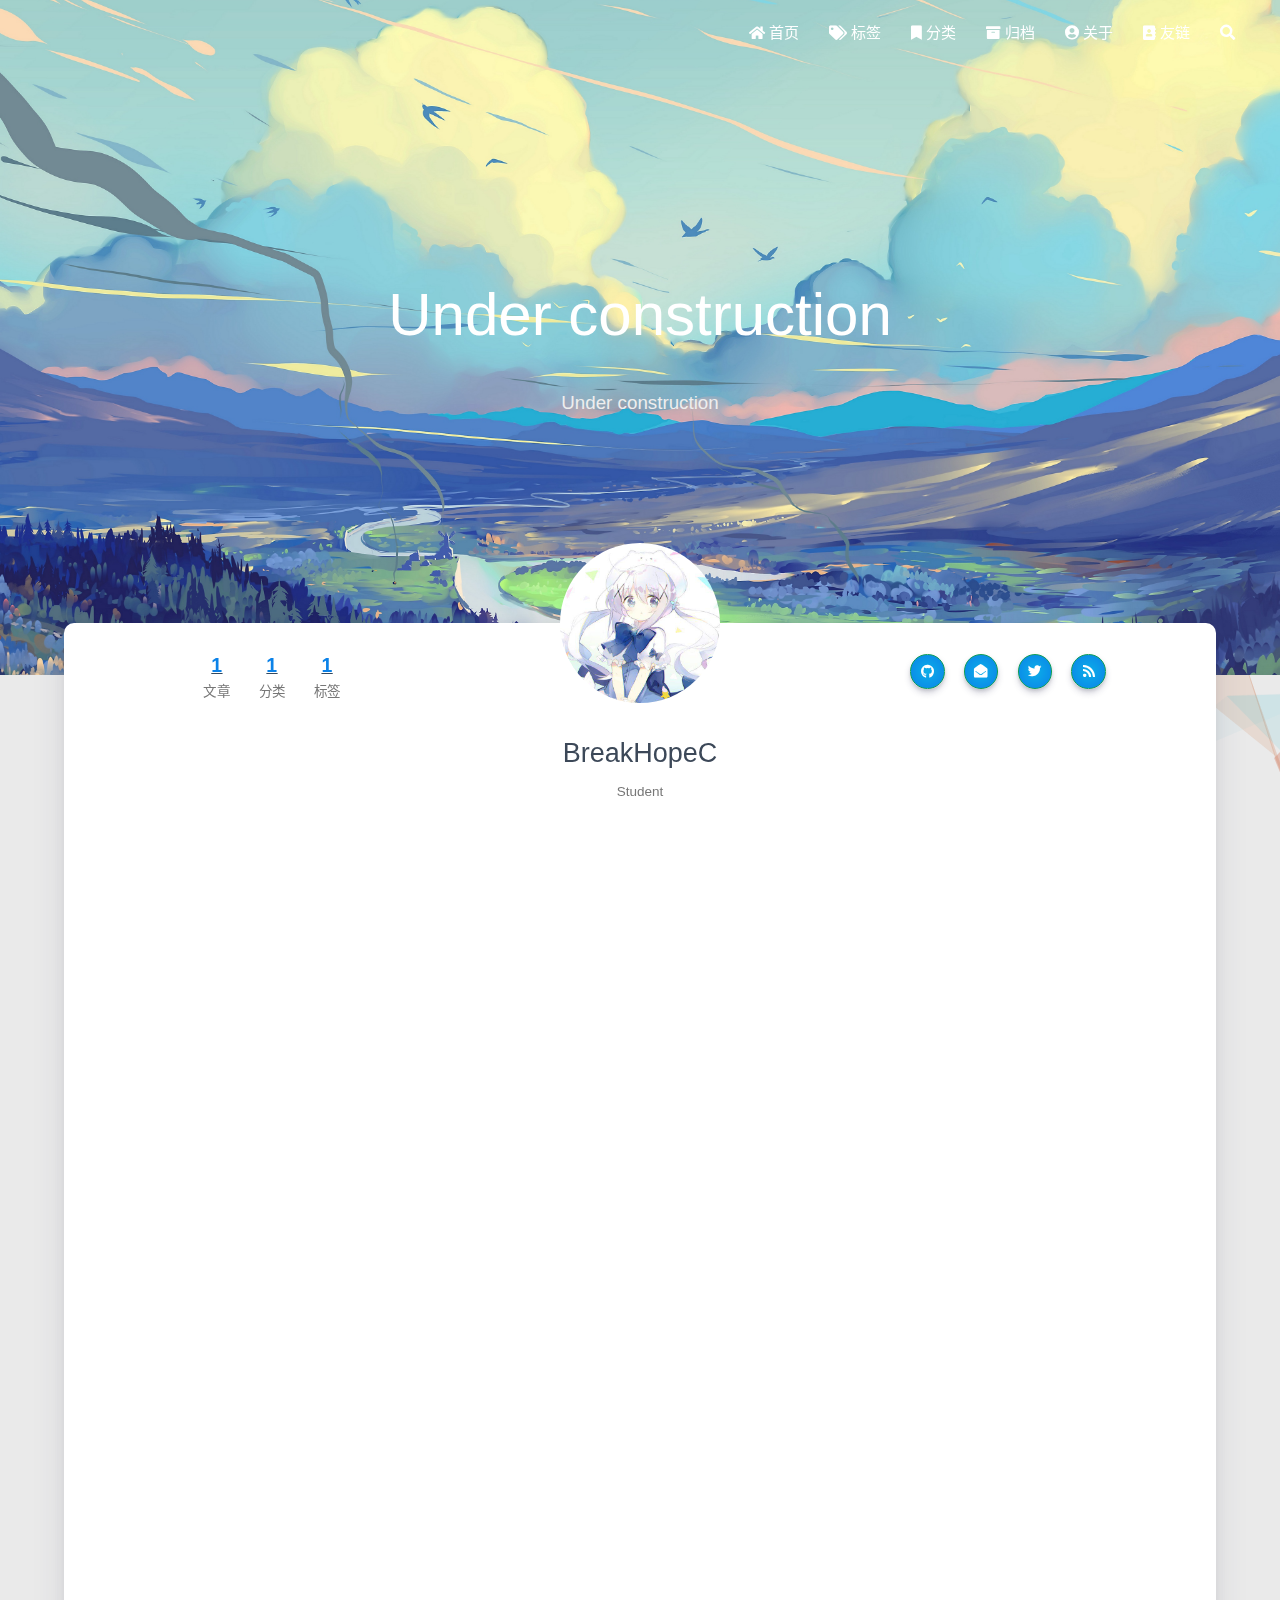
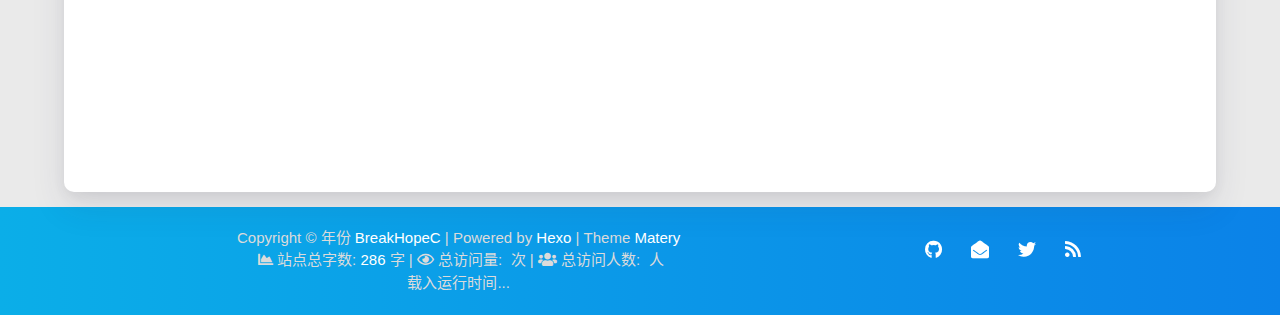
<file: about/index.html>
<!DOCTYPE HTML>
<html lang="zh-CN">


<head><meta name="generator" content="Hexo 3.9.0">
    <meta charset="utf-8">
    <meta name="keywords" content="关于, Under construction">
    <meta name="description" content="关于 | 神奇的世界">
    <meta http-equiv="X-UA-Compatible" content="IE=edge">
    <meta name="viewport" content="width=device-width, initial-scale=1.0, user-scalable=no">
    <meta name="renderer" content="webkit|ie-stand|ie-comp">
    <meta name="mobile-web-app-capable" content="yes">
    <meta name="format-detection" content="telephone=no">
    <meta name="apple-mobile-web-app-capable" content="yes">
    <meta name="apple-mobile-web-app-status-bar-style" content="black-translucent">
    <title>关于 | 神奇的世界</title>
    <link rel="icon" type="image/png" href="/favicon.png">

    <link rel="stylesheet" type="text/css" href="/libs/awesome/css/all.css">
    <link rel="stylesheet" type="text/css" href="/libs/materialize/materialize.min.css">
    <link rel="stylesheet" type="text/css" href="/libs/aos/aos.css">
    <link rel="stylesheet" type="text/css" href="/libs/animate/animate.min.css">
    <link rel="stylesheet" type="text/css" href="/libs/lightGallery/css/lightgallery.min.css">
    <link rel="stylesheet" type="text/css" href="/css/matery.css">
    <link rel="stylesheet" type="text/css" href="/css/my.css">
    <style type="text/css">
        
    </style>

    <script src="/libs/jquery/jquery-2.2.0.min.js"></script>
    
<link rel="stylesheet" href="/css/prism-tomorrow.css" type="text/css"></head>


<body>
    <header class="navbar-fixed">
    <nav id="headNav" class="bg-color nav-transparent">
        <div id="navContainer" class="nav-wrapper head-container">
            

<a href="#" data-target="mobile-nav" class="sidenav-trigger button-collapse"><i class="fas fa-bars"></i></a>
<ul class="right nav-menu">
  
  <li class="hide-on-med-and-down nav-item">
    
    <a href="/" class="waves-effect waves-light">
      
      <i class="fas fa-home" style="zoom: 0.6;"></i>
      
      <span>首页</span>
    </a>
    
  </li>
  
  <li class="hide-on-med-and-down nav-item">
    
    <a href="/tags" class="waves-effect waves-light">
      
      <i class="fas fa-tags" style="zoom: 0.6;"></i>
      
      <span>标签</span>
    </a>
    
  </li>
  
  <li class="hide-on-med-and-down nav-item">
    
    <a href="/categories" class="waves-effect waves-light">
      
      <i class="fas fa-bookmark" style="zoom: 0.6;"></i>
      
      <span>分类</span>
    </a>
    
  </li>
  
  <li class="hide-on-med-and-down nav-item">
    
    <a href="/archives" class="waves-effect waves-light">
      
      <i class="fas fa-archive" style="zoom: 0.6;"></i>
      
      <span>归档</span>
    </a>
    
  </li>
  
  <li class="hide-on-med-and-down nav-item">
    
    <a href="/about" class="waves-effect waves-light">
      
      <i class="fas fa-user-circle" style="zoom: 0.6;"></i>
      
      <span>关于</span>
    </a>
    
  </li>
  
  <li class="hide-on-med-and-down nav-item">
    
    <a href="/friends" class="waves-effect waves-light">
      
      <i class="fas fa-address-book" style="zoom: 0.6;"></i>
      
      <span>友链</span>
    </a>
    
  </li>
  
  <li>
    <a href="#searchModal" class="modal-trigger waves-effect waves-light">
      <i id="searchIcon" class="fas fa-search" title="搜索" style="zoom: 0.85;"></i>
    </a>
  </li>
</ul>

<div id="mobile-nav" class="side-nav sidenav">

    <div class="mobile-head bg-color">
        <br/>
	<br/>
        <div class="logo-name">神奇的世界</div>
        <div class="logo-desc">
            
            Under construction
            
        </div>
    </div>

    

    <ul class="menu-list mobile-menu-list">
        
<li class="m-nav-item">
			
				<a href="/" class="waves-effect waves-light">
					
					<i class="fa-fw fas fa-home"></i>
					
					首页
				</a>
          
        </li>
        
<li class="m-nav-item">
			
				<a href="/tags" class="waves-effect waves-light">
					
					<i class="fa-fw fas fa-tags"></i>
					
					标签
				</a>
          
        </li>
        
<li class="m-nav-item">
			
				<a href="/categories" class="waves-effect waves-light">
					
					<i class="fa-fw fas fa-bookmark"></i>
					
					分类
				</a>
          
        </li>
        
<li class="m-nav-item">
			
				<a href="/archives" class="waves-effect waves-light">
					
					<i class="fa-fw fas fa-archive"></i>
					
					归档
				</a>
          
        </li>
        
<li class="m-nav-item">
			
				<a href="/about" class="waves-effect waves-light">
					
					<i class="fa-fw fas fa-user-circle"></i>
					
					关于
				</a>
          
        </li>
        
<li class="m-nav-item">
			
				<a href="/friends" class="waves-effect waves-light">
					
					<i class="fa-fw fas fa-address-book"></i>
					
					友链
				</a>
          
        </li>
        
    </ul>
</div>


        </div>

    </nav>

</header>

    <style type="text/css">
    /* don't remove. */
    .about-cover {
        height: 75vh;
    }
</style>

<div class="bg-cover pd-header about-cover">
    <div class="container">
    <div class="row">
    <div class="col s10 offset-s1 m8 offset-m2 l8 offset-l2">
        <div class="brand">
            <div class="title center-align">
                
                Under construction
                
            </div>

            <div class="description center-align">
                
                Under construction
                
            </div>
        </div>
    </div>
</div>


<script>
    $('.bg-cover').css('background-image', 'url(/medias/banner/0.jpg)');
</script>


    </div>
</div>

<main class="content">

    <div id="aboutme" class="container about-container">
        <div class="card">
            <div class="card-content">
                <div class="row">
                    <div class="post-statis col l4 hide-on-med-and-down" data-aos="zoom-in-right">
                        
<div class="statis">
    <span class="count"><a href="/">1</a></span>
    <span class="name">文章</span>
</div>



<div class="statis">
    <span class="count"><a href="/categories">1</a></span>
    <span class="name">分类</span>
</div>



<div class="statis">
    <span class="count"><a href="/tags">1</a></span>
    <span class="name">标签</span>
</div>


                    </div>
                    <div class="col s12 m12 l4">
                        <div class="profile center-align">
                            <div class="avatar">
                                <img src="/medias/avatar.jpg" alt="BreakHopeC"
                                     class="circle responsive-img avatar-img">
                            </div>
                            <div class="author">
                                <div class="post-statis hide-on-large-only" data-aos="zoom-in-right">
                                    
<div class="statis">
    <span class="count"><a href="/">1</a></span>
    <span class="name">文章</span>
</div>



<div class="statis">
    <span class="count"><a href="/categories">1</a></span>
    <span class="name">分类</span>
</div>



<div class="statis">
    <span class="count"><a href="/tags">1</a></span>
    <span class="name">标签</span>
</div>


                                </div>
                                <div class="title">BreakHopeC</div>
                                <div class="career">Student</div>
                                <div class="social-link hide-on-large-only" data-aos="zoom-in-left">
                                    
    <a href="https://github.com/breakhopec" class="tooltipped" target="_blank" data-tooltip="访问我的GitHub" data-position="top" data-delay="50">
        <i class="fab fa-github"></i>
    </a>



    <a href="mailto:breakhopec@gmail.com" class="tooltipped" target="_blank" data-tooltip="邮件联系我" data-position="top" data-delay="50">
        <i class="fas fa-envelope-open"></i>
    </a>





    <a href="https://twitter.com/breakhopec" class="tooltipped" target="_blank" data-tooltip="关注我的Twitter: https://twitter.com/breakhopec" data-position="top" data-delay="50">
        <i class="fab fa-twitter"></i>
    </a>









    <a href="/atom.xml" class="tooltipped" target="_blank" data-tooltip="RSS 订阅" data-position="top" data-delay="50">
        <i class="fas fa-rss"></i>
    </a>


                                </div>
                            </div>
                        </div>
                    </div>
                    <div class="col l4 hide-on-med-and-down" data-aos="zoom-in-left">
                        <div class="social-link">
                            
    <a href="https://github.com/breakhopec" class="tooltipped" target="_blank" data-tooltip="访问我的GitHub" data-position="top" data-delay="50">
        <i class="fab fa-github"></i>
    </a>



    <a href="mailto:breakhopec@gmail.com" class="tooltipped" target="_blank" data-tooltip="邮件联系我" data-position="top" data-delay="50">
        <i class="fas fa-envelope-open"></i>
    </a>





    <a href="https://twitter.com/breakhopec" class="tooltipped" target="_blank" data-tooltip="关注我的Twitter: https://twitter.com/breakhopec" data-position="top" data-delay="50">
        <i class="fab fa-twitter"></i>
    </a>









    <a href="/atom.xml" class="tooltipped" target="_blank" data-tooltip="RSS 订阅" data-position="top" data-delay="50">
        <i class="fas fa-rss"></i>
    </a>


                        </div>
                    </div>
                </div>

                <div class="introduction center-align" data-aos="fade-up">If you wish to succeed, you should use persistence as your good friend, experience as your reference, prudence as your brother and hope as your sentry.</div>

                <style type="text/css">
    #posts-chart,
    #categories-chart,
    #tags-chart {
        width: 100%;
        height: 300px;
        margin: 0.5rem auto;
        padding: 0.5rem;
    }
</style>

<div id="postCharts" class="post-charts">
    <div class="title center-align" data-aos="zoom-in-up">
        <i class="far fa-bar-chart"></i>&nbsp;&nbsp;文章统计图
    </div>
    <div class="row">
        <div class="chart col s12 m6 l4" data-aos="zoom-in-up">
            <div id="posts-chart"></div>
        </div>

        <div class="chart col s12 m6 l4" data-aos="zoom-in-up">
            <div id="categories-chart"></div>
        </div>

        <div class="chart col s12 m6 l4" data-aos="zoom-in-up">
            <div id="tags-chart"></div>
        </div>
    </div>
</div>

<script type="text/javascript" src="/libs/echarts/echarts.min.js"></script>
<script>
    let postsChart = echarts.init(document.getElementById('posts-chart'));
    let categoriesChart = echarts.init(document.getElementById('categories-chart'));
    let tagsChart = echarts.init(document.getElementById('tags-chart'));

    

    let postsOption = {
        title: {
            text: '文章发布统计图',
            top: -5,
            x: 'center'
        },
        tooltip: {
            trigger: 'axis'
        },
        xAxis: {
            type: 'category',
            data: ["2019-03","2019-04","2019-05","2019-06","2019-07","2019-08","2019-09","2019-10","2019-11","2019-12","2020-01","2020-02","2020-03"]
        },
        yAxis: {
            type: 'value',
        },
        series: [
            {
                name: '文章篇数',
                type: 'line',
                color: ['#6772e5'],
                data: [0,0,0,0,0,0,0,1,0,0,0,0,0],
                markPoint: {
                    symbolSize: 45,
                    color: ['#fa755a','#3ecf8e','#82d3f4'],
                    data: [{
                        type: 'max',
                        itemStyle: {color: ['#3ecf8e']},
                        name: '最大值'
                    }, {
                        type: 'min',
                        itemStyle: {color: ['#fa755a']},
                        name: '最小值'
                    }]
                },
                markLine: {
                    itemStyle: {color: ['#ab47bc']},
                    data: [
                        {type: 'average', name: '平均值'}
                    ]
                }
            }
        ]
    };

    

    let categoriesOption = {
        title: {
            text: '文章分类统计图',
            top: -4,
            x: 'center'
        },
        tooltip: {
            trigger: 'item',
            formatter: "{a} <br/>{b} : {c} ({d}%)"
        },
        series: [
            {
                name: '分类',
                type: 'pie',
                radius: '50%',
                color: ['#6772e5', '#ff9e0f', '#fa755a', '#3ecf8e', '#82d3f4', '#ab47bc', '#525f7f', '#f51c47', '#26A69A'],
                data: [{"name":"Aboutme","value":1}],
                itemStyle: {
                    emphasis: {
                        shadowBlur: 10,
                        shadowOffsetX: 0,
                        shadowColor: 'rgba(0, 0, 0, 0.5)'
                    }
                }
            }
        ]
    };

    

    let tagsOption = {
        title: {
            text: 'TOP10 标签统计图',
            top: -5,
            x: 'center'
        },
        tooltip: {},
        xAxis: [
            {
                type: 'category',
                data: ["Aboutme"]
            }
        ],
        yAxis: [
            {
                type: 'value'
            }
        ],
        series: [
            {
                type: 'bar',
                color: ['#82d3f4'],
                barWidth : 18,
                data: [1],
                markPoint: {
                    symbolSize: 45,
                    data: [{
                        type: 'max',
                        itemStyle: {color: ['#3ecf8e']},
                        name: '最大值'
                    }, {
                        type: 'min',
                        itemStyle: {color: ['#fa755a']},
                        name: '最小值'
                    }],
                },
                markLine: {
                    itemStyle: {color: ['#ab47bc']},
                    data: [
                        {type: 'average', name: '平均值'}
                    ]
                }
            }
        ]
    };

    // render the charts
    postsChart.setOption(postsOption);
    categoriesChart.setOption(categoriesOption);
    tagsChart.setOption(tagsOption);
</script>

                

                

                
                
<div id="myGallery" class="my-gallery">
    <div class="title center-align" data-aos="zoom-in-up">
        <i class="far fa-image"></i>&nbsp;&nbsp;相册
    </div>
    <div class="row">
        
        
        <div class="photo col s12 m6 l4" data-aos="fade-up">
            <div class="img-item" data-src="/medias/featureimages/0.jpg">
                <img src="/medias/featureimages/0.jpg" class="responsive-img">
            </div>
        </div>
        
        <div class="photo col s12 m6 l4" data-aos="fade-up">
            <div class="img-item" data-src="/medias/featureimages/1.jpg">
                <img src="/medias/featureimages/1.jpg" class="responsive-img">
            </div>
        </div>
        
        <div class="photo col s12 m6 l4" data-aos="fade-up">
            <div class="img-item" data-src="/medias/featureimages/2.jpg">
                <img src="/medias/featureimages/2.jpg" class="responsive-img">
            </div>
        </div>
        
        
    </div>
</div>

<script>
    $(function () {
        let animateClass = 'animated pulse';
        $('#myGallery .photo').hover(function () {
            $(this).addClass(animateClass);
        }, function () {
            $(this).removeClass(animateClass);
        });
    });
</script>
                

            </div>
        </div>
    </div>
</main>

    <footer class="page-footer bg-color">
    <div class="container row center-align">
        <div class="col s12 m8 l8 copy-right">
            Copyright&nbsp;&copy;
            <span id="year">年份</span>
            <a href="http://breakhopec.github.io" target="_blank">BreakHopeC</a>
            |&nbsp;Powered by&nbsp;<a href="https://hexo.io/" target="_blank">Hexo</a>
            |&nbsp;Theme&nbsp;<a href="https://github.com/blinkfox/hexo-theme-matery" target="_blank">Matery</a>
            <br>
            
            &nbsp;<i class="fas fa-chart-area"></i>&nbsp;站点总字数:&nbsp;<span
                class="white-color">286</span>&nbsp;字
            
            
            
            
            
            
            <span id="busuanzi_container_site_pv">
                |&nbsp;<i class="far fa-eye"></i>&nbsp;总访问量:&nbsp;<span id="busuanzi_value_site_pv"
                    class="white-color"></span>&nbsp;次
            </span>
            
            
            <span id="busuanzi_container_site_uv">
                |&nbsp;<i class="fas fa-users"></i>&nbsp;总访问人数:&nbsp;<span id="busuanzi_value_site_uv"
                    class="white-color"></span>&nbsp;人
            </span>
            
            <br>
            <span id="sitetime">载入运行时间...</span>
            <script>
                function siteTime() {
                    window.setTimeout("siteTime()", 1000);
                    var seconds = 1000;
                    var minutes = seconds * 60;
                    var hours = minutes * 60;
                    var days = hours * 24;
                    var years = days * 365;
                    var today = new Date();
                    var startYear = "2019";
                    var startMonth = "10";
                    var startDate = "1";
                    var startHour = "0";
                    var startMinute = "0";
                    var startSecond = "0";
                    var todayYear = today.getFullYear();
                    var todayMonth = today.getMonth() + 1;
                    var todayDate = today.getDate();
                    var todayHour = today.getHours();
                    var todayMinute = today.getMinutes();
                    var todaySecond = today.getSeconds();
                    var t1 = Date.UTC(startYear, startMonth, startDate, startHour, startMinute, startSecond);
                    var t2 = Date.UTC(todayYear, todayMonth, todayDate, todayHour, todayMinute, todaySecond);
                    var diff = t2 - t1;
                    var diffYears = Math.floor(diff / years);
                    var diffDays = Math.floor((diff / days) - diffYears * 365);
                    var diffHours = Math.floor((diff - (diffYears * 365 + diffDays) * days) / hours);
                    var diffMinutes = Math.floor((diff - (diffYears * 365 + diffDays) * days - diffHours * hours) /
                        minutes);
                    var diffSeconds = Math.floor((diff - (diffYears * 365 + diffDays) * days - diffHours * hours -
                        diffMinutes * minutes) / seconds);
                    if (startYear == todayYear) {
                        document.getElementById("year").innerHTML = todayYear;
                        document.getElementById("sitetime").innerHTML = "本站已安全运行 " + diffDays + " 天 " + diffHours +
                            " 小时 " + diffMinutes + " 分钟 " + diffSeconds + " 秒";
                    } else {
                        document.getElementById("year").innerHTML = startYear + " - " + todayYear;
                        document.getElementById("sitetime").innerHTML = "本站已安全运行 " + diffYears + " 年 " + diffDays +
                            " 天 " + diffHours + " 小时 " + diffMinutes + " 分钟 " + diffSeconds + " 秒";
                    }
                }
                setInterval(siteTime, 1000);
            </script>
            <br>
            
        </div>
        <div class="col s12 m4 l4 social-link social-statis">
    <a href="https://github.com/breakhopec" class="tooltipped" target="_blank" data-tooltip="访问我的GitHub" data-position="top" data-delay="50">
        <i class="fab fa-github"></i>
    </a>



    <a href="mailto:breakhopec@gmail.com" class="tooltipped" target="_blank" data-tooltip="邮件联系我" data-position="top" data-delay="50">
        <i class="fas fa-envelope-open"></i>
    </a>





    <a href="https://twitter.com/breakhopec" class="tooltipped" target="_blank" data-tooltip="关注我的Twitter: https://twitter.com/breakhopec" data-position="top" data-delay="50">
        <i class="fab fa-twitter"></i>
    </a>









    <a href="/atom.xml" class="tooltipped" target="_blank" data-tooltip="RSS 订阅" data-position="top" data-delay="50">
        <i class="fas fa-rss"></i>
    </a>

</div>
    </div>
</footer>

<div class="progress-bar"></div>


    <!-- 搜索遮罩框 -->
<div id="searchModal" class="modal">
    <div class="modal-content">
        <div class="search-header">
            <span class="title"><i class="fas fa-search"></i>&nbsp;&nbsp;搜索</span>
            <input type="search" id="searchInput" name="s" placeholder="请输入搜索的关键字"
                   class="search-input">
        </div>
        <div id="searchResult"></div>
    </div>
</div>

<script src="/js/search.js"></script>
<script type="text/javascript">
$(function () {
    searchFunc("/" + "search.xml", 'searchInput', 'searchResult');
});
</script>
    <!-- 回到顶部按钮 -->
<div id="backTop" class="top-scroll">
    <a class="btn-floating btn-large waves-effect waves-light" href="#!">
        <i class="fas fa-arrow-up"></i>
    </a>
</div>


    <script src="/libs/materialize/materialize.min.js"></script>
    <script src="/libs/masonry/masonry.pkgd.min.js"></script>
    <script src="/libs/aos/aos.js"></script>
    <script src="/libs/scrollprogress/scrollProgress.min.js"></script>
    <script src="/libs/lightGallery/js/lightgallery-all.min.js"></script>
    <script src="/js/matery.js"></script>

    <!-- Global site tag (gtag.js) - Google Analytics -->

<script async src="https://www.googletagmanager.com/gtag/js?id=UA-75927912-3"></script>
<script>
    window.dataLayer = window.dataLayer || [];
    function gtag() {
        dataLayer.push(arguments);
    }

    gtag('js', new Date());
    gtag('config', 'UA-75927912-3');
</script>


    <!-- Baidu Analytics -->


    <!-- Baidu Push -->

<script>
    (function () {
        var bp = document.createElement('script');
        var curProtocol = window.location.protocol.split(':')[0];
        if (curProtocol === 'https') {
            bp.src = 'https://zz.bdstatic.com/linksubmit/push.js';
        } else {
            bp.src = 'http://push.zhanzhang.baidu.com/push.js';
        }
        var s = document.getElementsByTagName("script")[0];
        s.parentNode.insertBefore(bp, s);
    })();
</script>

    
    
    <script async src="/libs/others/busuanzi.pure.mini.js"></script>
    

    

    
    <script>
        (function (i, s, o, g, r, a, m) {
            i["DaoVoiceObject"] = r;
            i[r] = i[r] || function () {
                (i[r].q = i[r].q || []).push(arguments)
            }, i[r].l = 1 * new Date();
            a = s.createElement(o), m = s.getElementsByTagName(o)[0];
            a.async = 1;
            a.src = g;
            a.charset = "utf-8";
            m.parentNode.insertBefore(a, m)
        })(window, document, "script", ('https:' == document.location.protocol ? 'https:' : 'http:') +
            "//widget.daovoice.io/widget/6984b559.js", "daovoice")
        daovoice('init', {
            app_id: ""
        });
        daovoice('update');
    </script>
    

    

    

    
    <script type="text/javascript" src="/libs/background/ribbon-dynamic.js" async="async"></script>
    
    
    

</body>

</html>
</file>
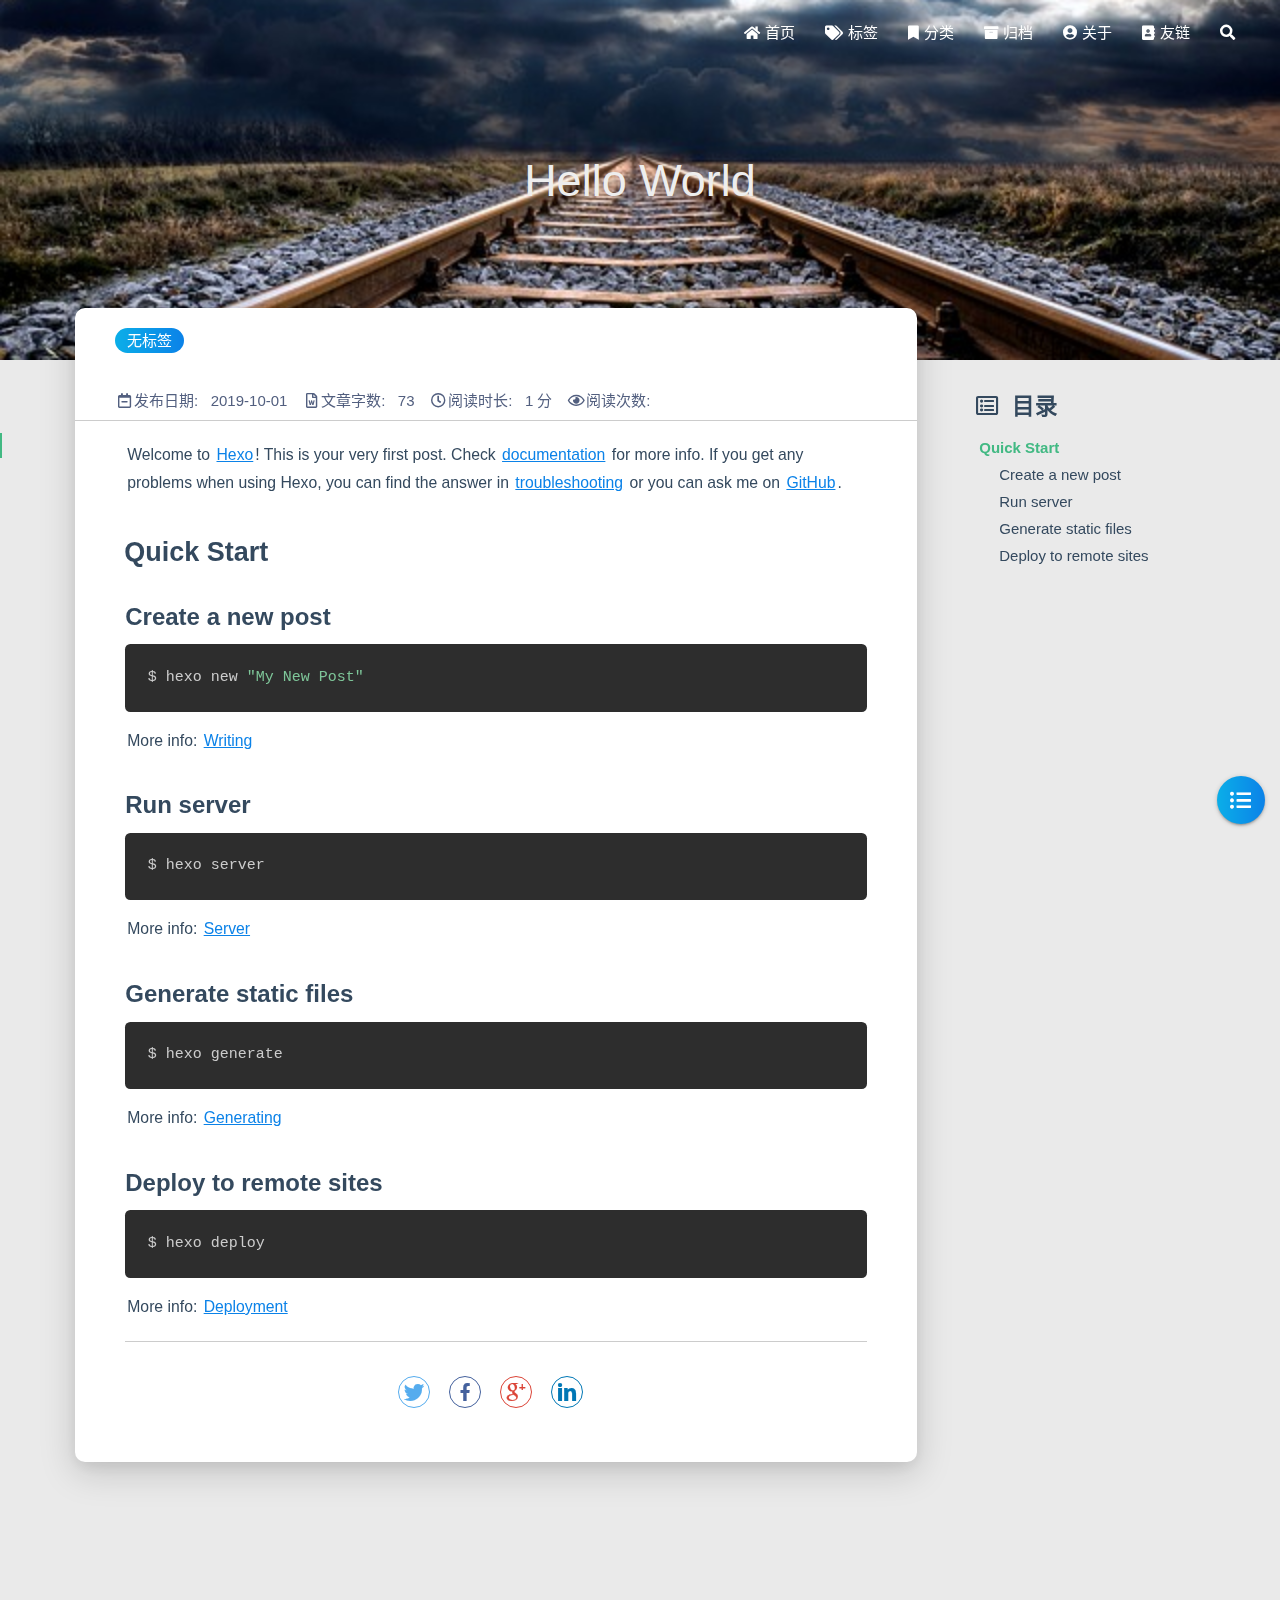
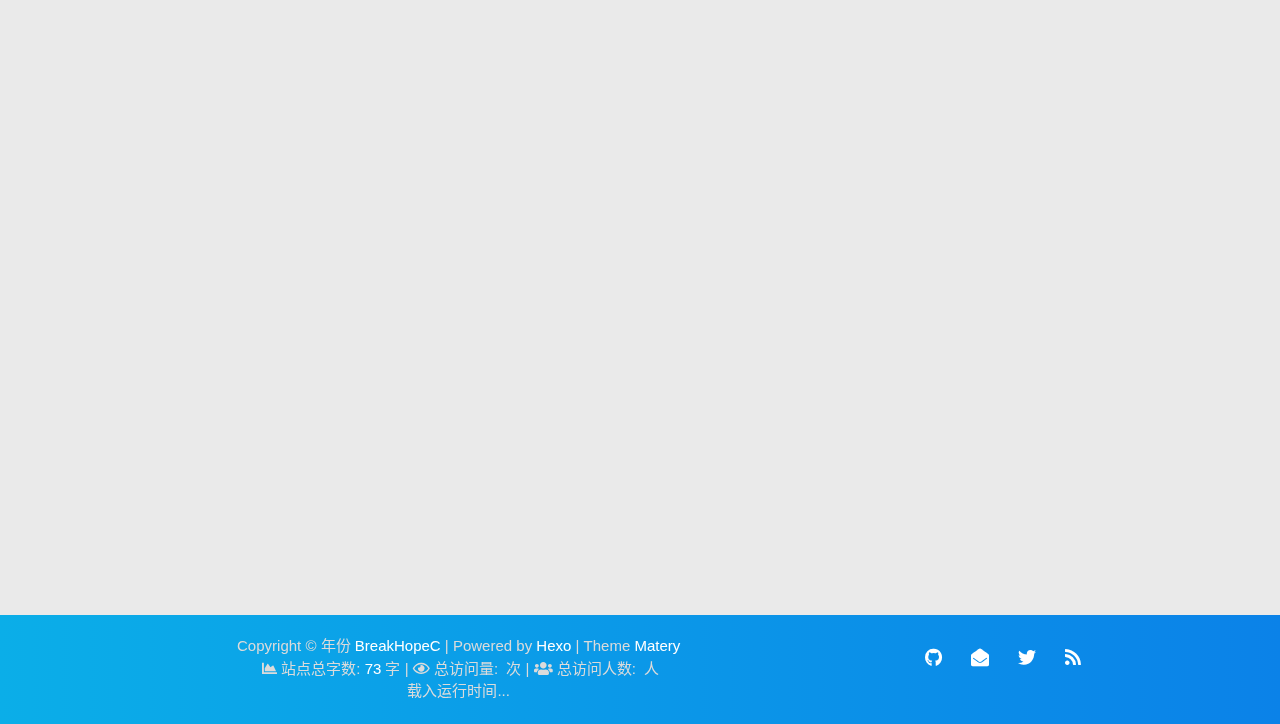
<file: 2019/10/01/hello-world/index.html>
<!DOCTYPE HTML>
<html lang="zh-CN">


<head><meta name="generator" content="Hexo 3.9.0">
    <meta charset="utf-8">
    <meta name="keywords" content="Hello World, Beau monde">
    <meta name="description" content="Welcome to Hexo! This is your very first post. Check documentation for more info. If you get any problems when using Hex">
    <meta http-equiv="X-UA-Compatible" content="IE=edge">
    <meta name="viewport" content="width=device-width, initial-scale=1.0, user-scalable=no">
    <meta name="renderer" content="webkit|ie-stand|ie-comp">
    <meta name="mobile-web-app-capable" content="yes">
    <meta name="format-detection" content="telephone=no">
    <meta name="apple-mobile-web-app-capable" content="yes">
    <meta name="apple-mobile-web-app-status-bar-style" content="black-translucent">
    <title>Hello World | Tasse à café</title>
    <link rel="icon" type="image/png" href="/favicon.png">

    <link rel="stylesheet" type="text/css" href="/libs/awesome/css/all.css">
    <link rel="stylesheet" type="text/css" href="/libs/materialize/materialize.min.css">
    <link rel="stylesheet" type="text/css" href="/libs/aos/aos.css">
    <link rel="stylesheet" type="text/css" href="/libs/animate/animate.min.css">
    <link rel="stylesheet" type="text/css" href="/libs/lightGallery/css/lightgallery.min.css">
    <link rel="stylesheet" type="text/css" href="/css/matery.css">
    <link rel="stylesheet" type="text/css" href="/css/my.css">
    <style type="text/css">
        
    </style>

    <script src="/libs/jquery/jquery-2.2.0.min.js"></script>
    
<link rel="stylesheet" href="/css/prism-tomorrow.css" type="text/css"></head>


<body>
    <header class="navbar-fixed">
    <nav id="headNav" class="bg-color nav-transparent">
        <div id="navContainer" class="nav-wrapper head-container">
            

<a href="#" data-target="mobile-nav" class="sidenav-trigger button-collapse"><i class="fas fa-bars"></i></a>
<ul class="right nav-menu">
  
  <li class="hide-on-med-and-down nav-item">
    
    <a href="/" class="waves-effect waves-light">
      
      <i class="fas fa-home" style="zoom: 0.6;"></i>
      
      <span>首页</span>
    </a>
    
  </li>
  
  <li class="hide-on-med-and-down nav-item">
    
    <a href="/tags" class="waves-effect waves-light">
      
      <i class="fas fa-tags" style="zoom: 0.6;"></i>
      
      <span>标签</span>
    </a>
    
  </li>
  
  <li class="hide-on-med-and-down nav-item">
    
    <a href="/categories" class="waves-effect waves-light">
      
      <i class="fas fa-bookmark" style="zoom: 0.6;"></i>
      
      <span>分类</span>
    </a>
    
  </li>
  
  <li class="hide-on-med-and-down nav-item">
    
    <a href="/archives" class="waves-effect waves-light">
      
      <i class="fas fa-archive" style="zoom: 0.6;"></i>
      
      <span>归档</span>
    </a>
    
  </li>
  
  <li class="hide-on-med-and-down nav-item">
    
    <a href="/about" class="waves-effect waves-light">
      
      <i class="fas fa-user-circle" style="zoom: 0.6;"></i>
      
      <span>关于</span>
    </a>
    
  </li>
  
  <li class="hide-on-med-and-down nav-item">
    
    <a href="/friends" class="waves-effect waves-light">
      
      <i class="fas fa-address-book" style="zoom: 0.6;"></i>
      
      <span>友链</span>
    </a>
    
  </li>
  
  <li>
    <a href="#searchModal" class="modal-trigger waves-effect waves-light">
      <i id="searchIcon" class="fas fa-search" title="搜索" style="zoom: 0.85;"></i>
    </a>
  </li>
</ul>

<div id="mobile-nav" class="side-nav sidenav">

    <div class="mobile-head bg-color">
        <br/>
	<br/>
        <div class="logo-name">Tasse à café</div>
        <div class="logo-desc">
            
            Beau monde
            
        </div>
    </div>

    

    <ul class="menu-list mobile-menu-list">
        
<li class="m-nav-item">
			
				<a href="/" class="waves-effect waves-light">
					
					<i class="fa-fw fas fa-home"></i>
					
					首页
				</a>
          
        </li>
        
<li class="m-nav-item">
			
				<a href="/tags" class="waves-effect waves-light">
					
					<i class="fa-fw fas fa-tags"></i>
					
					标签
				</a>
          
        </li>
        
<li class="m-nav-item">
			
				<a href="/categories" class="waves-effect waves-light">
					
					<i class="fa-fw fas fa-bookmark"></i>
					
					分类
				</a>
          
        </li>
        
<li class="m-nav-item">
			
				<a href="/archives" class="waves-effect waves-light">
					
					<i class="fa-fw fas fa-archive"></i>
					
					归档
				</a>
          
        </li>
        
<li class="m-nav-item">
			
				<a href="/about" class="waves-effect waves-light">
					
					<i class="fa-fw fas fa-user-circle"></i>
					
					关于
				</a>
          
        </li>
        
<li class="m-nav-item">
			
				<a href="/friends" class="waves-effect waves-light">
					
					<i class="fa-fw fas fa-address-book"></i>
					
					友链
				</a>
          
        </li>
        
    </ul>
</div>


        </div>

    </nav>

</header>

    



<div class="bg-cover pd-header post-cover" style="background-image: url('/medias/featureimages/12.jpg')">
    <div class="container" style="right: 0px;left: 0px;">
        <div class="row">
            <div class="col s12 m12 l12">
                <div class="brand">
                    <div class="description center-align post-title">
                        Hello World
                    </div>
                </div>
            </div>
        </div>
    </div>
</div>




<main class="post-container content">

    
    <link rel="stylesheet" href="/libs/tocbot/tocbot.css">
<style>
    #articleContent h1::before,
    #articleContent h2::before,
    #articleContent h3::before,
    #articleContent h4::before,
    #articleContent h5::before,
    #articleContent h6::before {
        display: block;
        content: " ";
        height: 100px;
        margin-top: -100px;
        visibility: hidden;
    }

    #articleContent :focus {
        outline: none;
    }

    .toc-fixed {
        position: fixed;
        top: 64px;
    }

    .toc-widget {
        padding-left: 20px;
    }

    .toc-widget .toc-title {
        margin: 35px 0 15px 0;
        padding-left: 17px;
        font-size: 1.5rem;
        font-weight: bold;
        line-height: 1.5rem;
    }

    .toc-widget ol {
        padding: 0;
        list-style: none;
    }

    #toc-content ol {
        padding-left: 10px;
    }

    #toc-content ol li {
        padding-left: 10px;
    }

    #toc-content .toc-link:hover {
        color: #42b983;
        font-weight: 700;
        text-decoration: underline;
    }

    #toc-content .toc-link::before {
        background-color: transparent;
        max-height: 25px;
    }

    #toc-content .is-active-link {
        color: #42b983;
    }

    #toc-content .is-active-link::before {
        background-color: #42b983;
    }

    #floating-toc-btn {
        position: fixed;
        right: 15px;
        bottom: 76px;
        padding-top: 15px;
        margin-bottom: 0;
        z-index: 998;
    }

    #floating-toc-btn .btn-floating {
        width: 48px;
        height: 48px;
    }

    #floating-toc-btn .btn-floating i {
        line-height: 48px;
        font-size: 1.4rem;
    }
</style>
<div class="row">
    <div id="main-content" class="col s12 m12 l9">
        <!-- 文章内容详情 -->
<div id="artDetail">
    <div class="card">
        <div class="card-content article-info">
            <div class="row tag-cate">
                <div class="col s7">
                    
                          <div class="article-tag">
                            <span class="chip bg-color">无标签</span>
                          </div>
                    
                </div>
                <div class="col s5 right-align">
                    
                </div>
            </div>

            <div class="post-info">
                <div class="post-date info-break-policy">
                    <i class="far fa-calendar-minus fa-fw"></i>发布日期:&nbsp;&nbsp;
                    2019-10-01
                </div>

                
                    
                    <div class="info-break-policy">
                        <i class="far fa-file-word fa-fw"></i>文章字数:&nbsp;&nbsp;
                        73
                    </div>
                    

                    
                    <div class="info-break-policy">
                        <i class="far fa-clock fa-fw"></i>阅读时长:&nbsp;&nbsp;
                        1 分
                    </div>
                    
                
				
				
                    <div id="busuanzi_container_page_pv" class="info-break-policy">
                        <i class="far fa-eye fa-fw"></i>阅读次数:&nbsp;&nbsp;
                        <span id="busuanzi_value_page_pv"></span>
                    </div>
				
            </div>
        </div>
        <hr class="clearfix">
        <div class="card-content article-card-content">
            <div id="articleContent">
                <p>Welcome to <a href="https://hexo.io/" target="_blank" rel="noopener">Hexo</a>! This is your very first post. Check <a href="https://hexo.io/docs/" target="_blank" rel="noopener">documentation</a> for more info. If you get any problems when using Hexo, you can find the answer in <a href="https://hexo.io/docs/troubleshooting.html" target="_blank" rel="noopener">troubleshooting</a> or you can ask me on <a href="https://github.com/hexojs/hexo/issues" target="_blank" rel="noopener">GitHub</a>.</p>
<h2 id="Quick-Start"><a href="#Quick-Start" class="headerlink" title="Quick Start"></a>Quick Start</h2><h3 id="Create-a-new-post"><a href="#Create-a-new-post" class="headerlink" title="Create a new post"></a>Create a new post</h3><pre class=" language-bash"><code class="language-bash">$ hexo new <span class="token string">"My New Post"</span></code></pre>
<p>More info: <a href="https://hexo.io/docs/writing.html" target="_blank" rel="noopener">Writing</a></p>
<h3 id="Run-server"><a href="#Run-server" class="headerlink" title="Run server"></a>Run server</h3><pre class=" language-bash"><code class="language-bash">$ hexo server</code></pre>
<p>More info: <a href="https://hexo.io/docs/server.html" target="_blank" rel="noopener">Server</a></p>
<h3 id="Generate-static-files"><a href="#Generate-static-files" class="headerlink" title="Generate static files"></a>Generate static files</h3><pre class=" language-bash"><code class="language-bash">$ hexo generate</code></pre>
<p>More info: <a href="https://hexo.io/docs/generating.html" target="_blank" rel="noopener">Generating</a></p>
<h3 id="Deploy-to-remote-sites"><a href="#Deploy-to-remote-sites" class="headerlink" title="Deploy to remote sites"></a>Deploy to remote sites</h3><pre class=" language-bash"><code class="language-bash">$ hexo deploy</code></pre>
<p>More info: <a href="https://hexo.io/docs/deployment.html" target="_blank" rel="noopener">Deployment</a></p>

            </div>
            <hr/>

            

            <link rel="stylesheet" type="text/css" href="/libs/share/css/share.min.css">

<div id="article-share">
    
    
    <div class="social-share" data-sites="twitter,facebook,google,linkedin" data-wechat-qrcode-helper="<p>微信扫一扫即可分享！</p>"></div>
    <script src="/libs/share/js/social-share.min.js"></script>
    

    

</div>


            


        </div>
    </div>

    
        <link rel="stylesheet" href="/libs/gitalk/gitalk.css">
<link rel="stylesheet" href="/css/my-gitalk.css">

<div class="card gitalk-card" data-aos="fade-up">
    <div id="gitalk-container" class="card-content"></div>
</div>

<script src="/libs/gitalk/gitalk.min.js"></script>
<script>
    let gitalk = new Gitalk({
        clientID: 'd5fc749717d264998427',
        clientSecret: '90ba18cc80bf20c05ff903c1ff6b3e805f54742f',
        repo: 'breakhopec.github.io',
        owner: 'breakhopec',
        admin: "breakhopec",
        id: '2019-10-01T20-56-20',
        distractionFreeMode: false  // Facebook-like distraction free mode
    });

    gitalk.render('gitalk-container');
</script>
    

    

    

    

    

    

<article id="prenext-posts" class="prev-next articles">
    <div class="row article-row">
        
        <div class="article col s12 m6" data-aos="fade-up" data-aos="fade-up">
            <div class="article-badge left-badge text-color">
                <i class="fas fa-chevron-left"></i>&nbsp;本篇
            </div>
            <div class="card">
                <a href="/2019/10/01/hello-world/">
                    <div class="card-image">
                        
                        
                        <img src="/medias/featureimages/12.jpg" class="responsive-img" alt="Hello World">
                        
                        <span class="card-title">Hello World</span>
                    </div>
                </a>
                <div class="card-content article-content">
                    <div class="summary block-with-text">
                        
                            Welcome to Hexo! This is your very first post. Check documentation for more info. If you get any problems when using Hex
                        
                    </div>
                    <div class="publish-info">
                            <span class="publish-date">
                                <i class="far fa-clock fa-fw icon-date"></i>2019-10-01
                            </span>
                        <span class="publish-author">
                            
                            <i class="fas fa-user fa-fw"></i>
                            BreakHopeC
                            
                        </span>
                    </div>
                </div>

                
            </div>
        </div>
        
        
        <div class="article col s12 m6" data-aos="fade-up">
            <div class="article-badge right-badge text-color">
                本篇&nbsp;<i class="fas fa-chevron-right"></i>
            </div>
            <div class="card">
                <a href="/2019/10/01/hello-world/">
                    <div class="card-image">
                        
                        
                        <img src="/medias/featureimages/12.jpg" class="responsive-img" alt="Hello World">
                        
                        <span class="card-title">Hello World</span>
                    </div>
                </a>
                <div class="card-content article-content">
                    <div class="summary block-with-text">
                        
                            Welcome to Hexo! This is your very first post. Check documentation for more info. If you get any problems when using Hex
                        
                    </div>
                    <div class="publish-info">
                            <span class="publish-date">
                                <i class="far fa-clock fa-fw icon-date"></i>2019-10-01
                            </span>
                        <span class="publish-author">
                            
                            <i class="fas fa-user fa-fw"></i>
                            BreakHopeC
                            
                        </span>
                    </div>
                </div>

                
            </div>
        </div>
        
    </div>
</article>

</div>



    </div>
    <div id="toc-aside" class="expanded col l3 hide-on-med-and-down">
        <div class="toc-widget">
            <div class="toc-title"><i class="far fa-list-alt"></i>&nbsp;&nbsp;目录</div>
            <div id="toc-content"></div>
        </div>
    </div>
</div>

<!-- TOC 悬浮按钮. -->

<div id="floating-toc-btn" class="hide-on-med-and-down">
    <a class="btn-floating btn-large bg-color">
        <i class="fas fa-list-ul"></i>
    </a>
</div>


<script src="/libs/tocbot/tocbot.min.js"></script>
<script>
    $(function () {
        tocbot.init({
            tocSelector: '#toc-content',
            contentSelector: '#articleContent',
            headingsOffset: -($(window).height() * 0.4 - 45),
            // headingsOffset: -205,
            headingSelector: 'h2, h3, h4'
        });

        // modify the toc link href to support Chinese.
        let i = 0;
        let tocHeading = 'toc-heading-';
        $('#toc-content a').each(function () {
            $(this).attr('href', '#' + tocHeading + (++i));
        });

        // modify the heading title id to support Chinese.
        i = 0;
        $('#articleContent').children('h2, h3, h4').each(function () {
            $(this).attr('id', tocHeading + (++i));
        });

        // Set scroll toc fixed.
        let tocHeight = parseInt($(window).height() * 0.4 - 64);
        let $tocWidget = $('.toc-widget');
        $(window).scroll(function () {
            let scroll = $(window).scrollTop();
            /* add post toc fixed. */
            if (scroll > tocHeight) {
                $tocWidget.addClass('toc-fixed');
            } else {
                $tocWidget.removeClass('toc-fixed');
            }
        });

        
        /* 修复文章卡片 div 的宽度. */
        let fixPostCardWidth = function (srcId, targetId) {
            let srcDiv = $('#' + srcId);
            if (srcDiv.length === 0) {
                return;
            }

            let w = srcDiv.width();
            if (w >= 450) {
                w = w + 21;
            } else if (w >= 350 && w < 450) {
                w = w + 18;
            } else if (w >= 300 && w < 350) {
                w = w + 16;
            } else {
                w = w + 14;
            }
            $('#' + targetId).width(w);
        };

        // 切换TOC目录展开收缩的相关操作.
        const expandedClass = 'expanded';
        let $tocAside = $('#toc-aside');
        let $mainContent = $('#main-content');
        $('#floating-toc-btn .btn-floating').click(function () {
            if ($tocAside.hasClass(expandedClass)) {
                $tocAside.removeClass(expandedClass).slideUp(500);
                $mainContent.removeClass('l9');
            } else {
                $tocAside.addClass(expandedClass).slideDown(500);
                $mainContent.addClass('l9');
            }
            fixPostCardWidth('artDetail', 'prenext-posts');
        });
        
    });
</script>

    

</main>



    <footer class="page-footer bg-color">
    <div class="container row center-align">
        <div class="col s12 m8 l8 copy-right">
            Copyright&nbsp;&copy;
            <span id="year">年份</span>
            <a href="http://breakhopec.github.io" target="_blank">BreakHopeC</a>
            |&nbsp;Powered by&nbsp;<a href="https://hexo.io/" target="_blank">Hexo</a>
            |&nbsp;Theme&nbsp;<a href="https://github.com/blinkfox/hexo-theme-matery" target="_blank">Matery</a>
            <br>
            
            &nbsp;<i class="fas fa-chart-area"></i>&nbsp;站点总字数:&nbsp;<span
                class="white-color">73</span>&nbsp;字
            
            
            
            
            
            
            <span id="busuanzi_container_site_pv">
                |&nbsp;<i class="far fa-eye"></i>&nbsp;总访问量:&nbsp;<span id="busuanzi_value_site_pv"
                    class="white-color"></span>&nbsp;次
            </span>
            
            
            <span id="busuanzi_container_site_uv">
                |&nbsp;<i class="fas fa-users"></i>&nbsp;总访问人数:&nbsp;<span id="busuanzi_value_site_uv"
                    class="white-color"></span>&nbsp;人
            </span>
            
            <br>
            <span id="sitetime">载入运行时间...</span>
            <script>
                function siteTime() {
                    window.setTimeout("siteTime()", 1000);
                    var seconds = 1000;
                    var minutes = seconds * 60;
                    var hours = minutes * 60;
                    var days = hours * 24;
                    var years = days * 365;
                    var today = new Date();
                    var startYear = "2019";
                    var startMonth = "10";
                    var startDate = "1";
                    var startHour = "0";
                    var startMinute = "0";
                    var startSecond = "0";
                    var todayYear = today.getFullYear();
                    var todayMonth = today.getMonth() + 1;
                    var todayDate = today.getDate();
                    var todayHour = today.getHours();
                    var todayMinute = today.getMinutes();
                    var todaySecond = today.getSeconds();
                    var t1 = Date.UTC(startYear, startMonth, startDate, startHour, startMinute, startSecond);
                    var t2 = Date.UTC(todayYear, todayMonth, todayDate, todayHour, todayMinute, todaySecond);
                    var diff = t2 - t1;
                    var diffYears = Math.floor(diff / years);
                    var diffDays = Math.floor((diff / days) - diffYears * 365);
                    var diffHours = Math.floor((diff - (diffYears * 365 + diffDays) * days) / hours);
                    var diffMinutes = Math.floor((diff - (diffYears * 365 + diffDays) * days - diffHours * hours) /
                        minutes);
                    var diffSeconds = Math.floor((diff - (diffYears * 365 + diffDays) * days - diffHours * hours -
                        diffMinutes * minutes) / seconds);
                    if (startYear == todayYear) {
                        document.getElementById("year").innerHTML = todayYear;
                        document.getElementById("sitetime").innerHTML = "本站已安全运行 " + diffDays + " 天 " + diffHours +
                            " 小时 " + diffMinutes + " 分钟 " + diffSeconds + " 秒";
                    } else {
                        document.getElementById("year").innerHTML = startYear + " - " + todayYear;
                        document.getElementById("sitetime").innerHTML = "本站已安全运行 " + diffYears + " 年 " + diffDays +
                            " 天 " + diffHours + " 小时 " + diffMinutes + " 分钟 " + diffSeconds + " 秒";
                    }
                }
                setInterval(siteTime, 1000);
            </script>
            <br>
            
        </div>
        <div class="col s12 m4 l4 social-link social-statis">
    <a href="https://github.com/breakhopec" class="tooltipped" target="_blank" data-tooltip="访问我的GitHub" data-position="top" data-delay="50">
        <i class="fab fa-github"></i>
    </a>



    <a href="mailto:breakhopec@gmail.com" class="tooltipped" target="_blank" data-tooltip="邮件联系我" data-position="top" data-delay="50">
        <i class="fas fa-envelope-open"></i>
    </a>





    <a href="https://twitter.com/breakhopec" class="tooltipped" target="_blank" data-tooltip="关注我的Twitter: https://twitter.com/breakhopec" data-position="top" data-delay="50">
        <i class="fab fa-twitter"></i>
    </a>









    <a href="/atom.xml" class="tooltipped" target="_blank" data-tooltip="RSS 订阅" data-position="top" data-delay="50">
        <i class="fas fa-rss"></i>
    </a>

</div>
    </div>
</footer>

<div class="progress-bar"></div>


    <!-- 搜索遮罩框 -->
<div id="searchModal" class="modal">
    <div class="modal-content">
        <div class="search-header">
            <span class="title"><i class="fas fa-search"></i>&nbsp;&nbsp;搜索</span>
            <input type="search" id="searchInput" name="s" placeholder="请输入搜索的关键字"
                   class="search-input">
        </div>
        <div id="searchResult"></div>
    </div>
</div>

<script src="/js/search.js"></script>
<script type="text/javascript">
$(function () {
    searchFunc("/" + "search.xml", 'searchInput', 'searchResult');
});
</script>
    <!-- 回到顶部按钮 -->
<div id="backTop" class="top-scroll">
    <a class="btn-floating btn-large waves-effect waves-light" href="#!">
        <i class="fas fa-arrow-up"></i>
    </a>
</div>


    <script src="/libs/materialize/materialize.min.js"></script>
    <script src="/libs/masonry/masonry.pkgd.min.js"></script>
    <script src="/libs/aos/aos.js"></script>
    <script src="/libs/scrollprogress/scrollProgress.min.js"></script>
    <script src="/libs/lightGallery/js/lightgallery-all.min.js"></script>
    <script src="/js/matery.js"></script>

    <!-- Global site tag (gtag.js) - Google Analytics -->

<script async src="https://www.googletagmanager.com/gtag/js?id=UA-75927912-3"></script>
<script>
    window.dataLayer = window.dataLayer || [];
    function gtag() {
        dataLayer.push(arguments);
    }

    gtag('js', new Date());
    gtag('config', 'UA-75927912-3');
</script>


    <!-- Baidu Analytics -->


    <!-- Baidu Push -->

<script>
    (function () {
        var bp = document.createElement('script');
        var curProtocol = window.location.protocol.split(':')[0];
        if (curProtocol === 'https') {
            bp.src = 'https://zz.bdstatic.com/linksubmit/push.js';
        } else {
            bp.src = 'http://push.zhanzhang.baidu.com/push.js';
        }
        var s = document.getElementsByTagName("script")[0];
        s.parentNode.insertBefore(bp, s);
    })();
</script>

    
    
    <script async src="/libs/others/busuanzi.pure.mini.js"></script>
    

    

    
    <script>
        (function (i, s, o, g, r, a, m) {
            i["DaoVoiceObject"] = r;
            i[r] = i[r] || function () {
                (i[r].q = i[r].q || []).push(arguments)
            }, i[r].l = 1 * new Date();
            a = s.createElement(o), m = s.getElementsByTagName(o)[0];
            a.async = 1;
            a.src = g;
            a.charset = "utf-8";
            m.parentNode.insertBefore(a, m)
        })(window, document, "script", ('https:' == document.location.protocol ? 'https:' : 'http:') +
            "//widget.daovoice.io/widget/6984b559.js", "daovoice")
        daovoice('init', {
            app_id: ""
        });
        daovoice('update');
    </script>
    

    

    

    
    <script type="text/javascript" src="/libs/background/ribbon-dynamic.js" async="async"></script>
    
    
    

</body>

</html>
</file>
<file: css/matery.css>
/*全局基础样式*/
/*小屏幕下(手机类)的样式*/
@media only screen and (max-width: 601px) {
    .container {
        width: 95%;
    }
}

/*中等屏幕下(平板类)的样式*/
@media only screen and (min-width: 600px) and (max-width: 992px) {
    .container {
        width: 90%;
    }
}

/*大屏幕下(桌面类)的样式*/
@media only screen and (min-width: 993px) {
    .container {
        width: 85%;
        max-width: 1125px;
    }

    .head-container {
        position: absolute;
        padding: 0px 30px;
        width: 100%;
    }

    .post-container {
        width: 90%;
        margin: 0 auto;
        max-width: 1250px;
    }
}

body {
    background-color: #eaeaea;
    margin: 0;
    color: #34495e;
}

h1 {
    margin: 48px 0 22px -5px;
    font-size: 2.0rem;
    font-weight: bold;
    line-height: 2.0rem;
}

h2 {
    margin: 42px 0 18px -5px;
    font-size: 1.8rem;
    font-weight: bold;
    line-height: 1.8rem;
}

h3 {
    margin: 38px 0 15px -4px;
    font-size: 1.6rem;
    font-weight: bold;
    line-height: 1.7rem;
}

h4 {
    margin: 32px 0 12px -4px;
    font-size: 1.45rem;
    font-weight: bold;
    line-height: 1.45rem;
}

h5 {
    margin: 28px 0 8px -4px;
    font-size: 1.2rem;
    font-weight: bold;
    line-height: 1.2rem;
}

h6 {
    margin: 22px 0 4px -4px;
    font-size: 1.1rem;
    line-height: 1.1rem;
}

p {
    font-size: 1rem;
    line-height: 1.5rem;
}

hr {
    margin: 20px 0;
    border: 0;
    border-top: 1px solid #ccc;
}

blockquote {
    border-left: 5px solid #0b82e8;
    padding: 1rem 0.8rem 0.2rem 0.8rem;
    color: #666;
    background-color: rgba(66, 185, 131, .1);
}

pre {
    padding: 1.5rem !important;
    margin: 1rem 0 !important;
    background: #272822;
    overflow: auto;
    border-radius: 0.35rem;
    tab-size: 4;
}

code {
    padding: 1px 5px;
    font-family: Inconsolata, Monaco, Consolas, 'Courier New', Courier, monospace;
    font-size: 0.91rem;
    color: #e96900;
    background-color: #f8f8f8;
    border-radius: 2px;
}

pre code {
    padding: 0;
    color: #e8eaf6;
    background-color: #272822;
}

pre[class*="language-"] {
    padding: 1.2em;
    margin: .5em 0;
}

code[class*="language-"],
pre[class*="language-"] {
    color: #e8eaf6;
    white-space: pre-wrap !important;
}

b,
strong {
    font-weight: bold;
}

dfn {
    font-style: italic;
}

small {
    font-size: 85%;
}

cite {
    font-style: normal;
}

mark {
    background-color: #fcf8e3;
    padding: .2em;
}

.card {
    border-radius: 10px;
    box-shadow: 0 15px 35px rgba(50, 50, 93, .1), 0 5px 15px rgba(0, 0, 0, .07) !important;
}

.card .card-image img {
    border-radius: 8px 8px 0 0;
}

.container .row {
    margin-bottom: 0;
}

.bg-color {
    background-image: linear-gradient(to right, #0baee8 0%, #0b82e8 100%);
}

.text-color {
    color: #0f9d58 !important;
}

.white-color {
    color: #fff;
}

.progress-bar {
    height: 4px;
    position: fixed;
    bottom: 0;
    z-index: 300;
    background: linear-gradient(to right, #0baee8 0%, #0b82e8 100%);
    opacity: 0.8;
}

.sidenav-overlay {
    z-index: 500;
}

.pd-header {
    margin-top: -64px;
}

header .side-nav {
    width: 240px;
    z-index: 999;
    box-shadow: 0 2px 5px 0 rgba(0, 0, 0, 0.16), 0 7px 10px 0 rgba(0, 0, 0, 0.12);
}

nav {
    box-shadow: 0 2px 5px 0 rgba(0, 0, 0, 0.16), 0 7px 10px 0 rgba(0, 0, 0, 0.12);
}

header .nav-transparent {
    background-color: transparent !important;
    background-image: none;
    box-shadow: none;
}

header nav .brand-span {
    font-size: 1.45rem;
}

header .brand-logo .logo-img {
    height: 45px;
    vertical-align: middle;
    padding-bottom: 6px;
}

header .brand-logo .logo-span {
    font-size: 2rem;
}

header .button-collapse i {
    font-size: 1.5rem;
}

header .side-nav .mobile-head {
    padding: 0 15px;
}

header .side-nav .mobile-head img {
    margin-top: 30px;
    width: 75px;
    height: 75px;
}

header .side-nav .mobile-head .logo-name {
    margin-top: -30px;
    padding-left: 10px;
    font-size: 1.5rem;
}

header .side-nav .mobile-head .logo-desc {
    margin-top: -10px;
    padding-left: 10px;
    padding-bottom: 10px;
    font-size: 0.8rem;
    line-height: 1.3rem;
    color: #e3e3e3;
}

header .side-nav .menu-list li {
    padding: 0;
    margin-left: -15px;
}

header .side-nav .menu-list a {
    height: 50px;
    line-height: 50px;
    color: #34495e !important;
}

.mobile-menu-list a i {
    margin-left: 8px !important;
    font-size: 1.16rem;
    color: #34495e !important;
}

header .side-nav .fa-fw {
    width: 3.3rem;
    text-align: left;
}

header .side-nav .social-link {
    position: absolute;
    bottom: 45px;
    padding-left: 15px;
}

.social-link a {
    font-size: 1.2rem;
    display: inline;
    padding: 0 12px;
}

.cover-btns {
    position: relative;
    top: 10vh;
    text-align: center;
}

.cover-btns a {
    margin: 10px 15px;
    padding: 0 35px;
    height: 45px;
    line-height: 45px;
    font-size: 1rem;
    color: #fff;
    border: 1px solid #fff;
    background-color: transparent;
    border-radius: 30px;
    box-shadow: none;
}

.cover-btns a:hover {
    border: 1px solid #0b82e8;
    background-color: #0b82e8;
    box-shadow: 0 14px 26px -12px rgba(233, 30, 99, 0.42), 0 4px 23px 0 rgba(0, 0, 0, 0.12), 0 8px 10px -5px rgba(233, 30, 99, 0.2);
}

.cover-btns a i {
    font-size: 1.1rem;
    padding-right: 5px;
}

.cover-social-link {
    position: relative;
    top: 18vh;
    text-align: center;
}

.cover-social-link a {
    padding: 0 15px;
    font-size: 1.35rem;
    color: #fff;
}

header .go-back {
    float: left;
    position: relative;
    padding-left: 5px;
    padding-right: 5px;
    z-index: 1;
    height: 56px;
}

header .go-back i {
    font-size: 1.6rem;
    font-weight: 200;
    line-height: 56px;
}

/* 背景图效果. */
.bg-cover {
    position: relative;
    display: flex;
    align-items: center;
    height: 60vh;
    padding: 0;
    border: 0;
    overflow: hidden;
    background-position: center center;
    background-size: cover;
    transform: translate3d(0px, 0px, 0px);
}

.index-cover {
    height: 100vh;
}

.post-cover {
    height: 40vh !important;
}

.bg-cover:after {
    -webkit-animation: rainbow 60s infinite;
    animation: rainbow 60s infinite;
}

.bg-cover:before, .bg-cover:after {
    position: absolute;
    z-index: 1;
    width: 100%;
    height: 100%;
    display: block;
    left: 0;
    top: 0;
    content: "";
}

.bg-cover .container {
    position: relative;
    color: #fff;
    z-index: 2;
}

.bg-cover .title {
    font-size: 4rem;
    line-height: 1.85em;
    margin-bottom: 20px;
    position: relative;
}

.bg-cover .description {
    font-size: 1.25rem;
    line-height: 1.4em;
    color: #eee;
}

.bg-cover .post-title {
    font-size: 3rem;
}

/* @-webkit-keyframes rainbow {
    0%,
    100% {
        background: rgba(156, 39, 176, 0.75);
        background: linear-gradient(45deg, rgba(156, 39, 176, 0.75) 0%, rgba(156, 39, 176, 0.65) 100%);
        background: -moz-linear-gradient(135deg, rgba(156, 39, 176, 0.75) 0%, rgba(156, 39, 176, 0.65) 100%);
        background: -webkit-linear-gradient(135deg, rgba(156, 39, 176, 0.75) 0%, rgba(156, 39, 176, 0.65) 100%);
    }
    16% {
        background: rgba(132, 13, 121, 0.75);
        background: linear-gradient(45deg, rgba(132, 13, 121, 0.75) 0%, rgba(132, 13, 121, 0.65) 100%);
        background: -moz-linear-gradient(135deg, rgba(132, 13, 121, 0.75) 0%, rgba(132, 13, 121, 0.65) 100%);
        background: -webkit-linear-gradient(135deg, rgba(132, 13, 121, 0.75) 0%, rgba(132, 13, 121, 0.65) 100%);
    }
    32% {
        background: rgba(239, 83, 80, 0.75);
        background: linear-gradient(45deg, rgba(239, 83, 80, 0.75) 0%, rgba(239, 83, 80, 0.65) 100%);
        background: -moz-linear-gradient(135deg, rgba(239, 83, 80, 0.75) 0%, rgba(239, 83, 80, 0.65) 100%);
        background: -webkit-linear-gradient(135deg, rgba(239, 83, 80, 0.75) 0%, rgba(239, 83, 80, 0.65) 100%);
    }
    48% {
        background: rgba(255, 87, 34, 0.75);
        background: linear-gradient(45deg, rgba(255, 87, 34, 0.75) 0%, rgba(255, 87, 34, 0.65) 100%);
        background: -moz-linear-gradient(135deg, rgba(255, 87, 34, 0.75) 0%, rgba(255, 87, 34, 0.65) 100%);
        background: -webkit-linear-gradient(135deg, rgba(255, 87, 34, 0.75) 0%, rgba(255, 87, 34, 0.65) 100%);
    }
    64% {
        background: rgba(255, 160, 0, 0.75);
        background: linear-gradient(45deg, rgba(255, 160, 0, 0.75) 0%, rgba(255, 160, 0, 0.65) 100%);
        background: -moz-linear-gradient(135deg, rgba(255, 160, 0, 0.75) 0%, rgba(255, 112, 66, 0.65) 100%);
        background: -webkit-linear-gradient(135deg, rgba(255, 160, 0, 0.75) 0%, rgba(255, 160, 0, 0.65) 100%);
    }
    80% {
        background: rgba(233, 30, 99, 0.75);
        background: linear-gradient(45deg, rgba(233, 30, 99, 0.75) 0%, rgba(233, 30, 99, 0.65) 100%);
        background: -moz-linear-gradient(135deg, rgba(233, 30, 99, 0.75) 0%, rgba(233, 30, 99, 0.65) 100%);
        background: -webkit-linear-gradient(135deg, rgba(2233, 30, 99, 0.75) 0%, rgba(233, 30, 99, 0.65) 100%);
    }
}

@keyframes rainbow {
    0%,
    100% {
        background: rgba(156, 39, 176, 0.75);
        background: linear-gradient(45deg, rgba(156, 39, 176, 0.75) 0%, rgba(156, 39, 176, 0.65) 100%);
        background: -moz-linear-gradient(135deg, rgba(156, 39, 176, 0.75) 0%, rgba(156, 39, 176, 0.65) 100%);
        background: -webkit-linear-gradient(135deg, rgba(156, 39, 176, 0.75) 0%, rgba(156, 39, 176, 0.65) 100%);
    }
    16% {
        background: rgba(132, 13, 121, 0.75);
        background: linear-gradient(45deg, rgba(132, 13, 121, 0.75) 0%, rgba(132, 13, 121, 0.65) 100%);
        background: -moz-linear-gradient(135deg, rgba(132, 13, 121, 0.75) 0%, rgba(132, 13, 121, 0.65) 100%);
        background: -webkit-linear-gradient(135deg, rgba(132, 13, 121, 0.75) 0%, rgba(132, 13, 121, 0.65) 100%);
    }
    32% {
        background: rgba(239, 83, 80, 0.75);
        background: linear-gradient(45deg, rgba(239, 83, 80, 0.75) 0%, rgba(239, 83, 80, 0.65) 100%);
        background: -moz-linear-gradient(135deg, rgba(239, 83, 80, 0.75) 0%, rgba(239, 83, 80, 0.65) 100%);
        background: -webkit-linear-gradient(135deg, rgba(239, 83, 80, 0.75) 0%, rgba(239, 83, 80, 0.65) 100%);
    }
    48% {
        background: rgba(255, 87, 34, 0.75);
        background: linear-gradient(45deg, rgba(255, 87, 34, 0.75) 0%, rgba(255, 87, 34, 0.65) 100%);
        background: -moz-linear-gradient(135deg, rgba(255, 87, 34, 0.75) 0%, rgba(255, 87, 34, 0.65) 100%);
        background: -webkit-linear-gradient(135deg, rgba(255, 87, 34, 0.75) 0%, rgba(255, 87, 34, 0.65) 100%);
    }
    64% {
        background: rgba(255, 160, 0, 0.75);
        background: linear-gradient(45deg, rgba(255, 160, 0, 0.75) 0%, rgba(255, 160, 0, 0.65) 100%);
        background: -moz-linear-gradient(135deg, rgba(255, 160, 0, 0.75) 0%, rgba(255, 112, 66, 0.65) 100%);
        background: -webkit-linear-gradient(135deg, rgba(255, 160, 0, 0.75) 0%, rgba(255, 160, 0, 0.65) 100%);
    }
    80% {
        background: rgba(233, 30, 99, 0.75);
        background: linear-gradient(45deg, rgba(233, 30, 99, 0.75) 0%, rgba(233, 30, 99, 0.65) 100%);
        background: -moz-linear-gradient(135deg, rgba(233, 30, 99, 0.75) 0%, rgba(233, 30, 99, 0.65) 100%);
        background: -webkit-linear-gradient(135deg, rgba(2233, 30, 99, 0.75) 0%, rgba(233, 30, 99, 0.65) 100%);
    }
}*/

.carousel .indicators {
    padding-bottom: 10px !important;
}

.index-card {
    margin-top: -10px;
    padding-top: 20px;
}

.carousel-post .title {
    font-size: 2.6rem;
}

.carousel-post .cover-btns a {
    margin-top: -30px;
}

.dream {
    margin-top: 20px;
    margin-bottom: 40px;
}

.dream .title,
.music-player .title,
.video-player .title {
    margin-bottom: 20px;
    font-size: 2rem;
    font-weight: 700;
}

.dream .text {
    opacity: .6;
    font-size: 1.1rem;
}

.music-player,
.video-player {
    margin-top: 10px;
    margin-bottom: 50px;
}

.music,
.dplayer-video {
    box-shadow: 0 5px 20px 0 rgba(0, 0, 0, .2), 0 10px 20px -12px rgba(0, 0, 0, .5) !important;
}

#recommend-sections {
    margin-top: -30px;
    padding-top: 30px;
}

.index-card .card .card-content {
    padding: 20px 40px;
}

@media only screen and (min-width: 1418px) {
    .recommend {
        margin-top: 20px;
        padding: 0 0.75rem;
    }
}

@media only screen and (max-width: 601px) {
    .index-card .card .card-content {
        padding: 10px 10px;
    }
}

/*中等屏幕下(平板类)的样式*/
@media only screen and (min-width: 600px) and (max-width: 992px) {
    .index-card .card .card-content {
        padding: 20px 20px;
    }
}

.recommend .row .col {
    padding: 0 1.25rem;
}

.recommend .title {
    margin-top: 25px;
    margin-bottom: 25px;
    text-align: center;
    font-size: 1.8rem;
    font-weight: 700;
    line-height: 1.8rem;
}

.recommend .post-card:before {
    position: absolute;
    z-index: 0;
    width: 100%;
    height: 100%;
    display: block;
    left: 0;
    top: 0;
    content: "";
    background-color: rgba(0, 0, 0, .3);
    border-radius: 10px;
}

.recommend .post-card {
    position: relative;
    width: 100%;
    height: 300px;
    max-height: 300px;
    margin-bottom: 15px;
    margin-top: 15px;
    text-align: center;
    border: 0;
    border-radius: 10px;
    color: rgba(0, 0, 0, .87);
    background: #fff 50%;
    background-size: cover;
    box-shadow: 0 15px 35px rgba(50, 50, 93, .1), 0 5px 15px rgba(0, 0, 0, .07);
}

.recommend .post-card .post-body {
    position: relative;
    margin: 0 auto;
    padding: 1.8rem 1.25rem;
    z-index: 2;
}

.recommend .post-card .post-categories {
    margin: 10px auto;
}

.recommend .post-card .post-categories .category {
    padding: 0 8px;
    color: hsla(0, 0%, 100%, .7) !important;
    font-size: .75rem;
    font-weight: 500;
}

.recommend .post-card a {
    color: #fff;
}

.recommend .post-card .post-title {
    height: 48px;
    margin-top: 10px;
    margin-bottom: 5px;
}

.recommend .post-card .post-description {
    margin: 20px auto;
    max-width: 500px;
    height: 65px;
    max-height: 65px;
    font-size: 14px;
    color: hsla(0, 0%, 100%, .78) !important;
}

.recommend .post-card .read-more {
    height: 40px;
    margin: .6rem 1px;
    font-size: 0.9rem;
    font-weight: 400;
    line-height: 40px;
    color: #fff;
    border-radius: 30px;
    box-shadow: 0 2px 2px 0 rgba(244, 67, 54, .14), 0 3px 1px -2px rgba(244, 67, 54, .2), 0 1px 5px 0 rgba(244, 67, 54, .12);
}

.recommend .post-card .read-more .icon {
    font-size: 1.05rem;
    padding-right: 10px;
}

.archive-calendar {
    margin-top: -60px;
    max-width: 820px;
}

#post-calendar {
    width: 100%;
    height: 225px;
}

.settings-content {
    margin-top: -10px;
}

/*文章列表卡片各样式*/
#articles {
    margin-top: 10px;
    margin-bottom: 10px;
}

article a {
    margin-right: 0 !important;
    color: #525f7f;
    text-transform: none !important;
}

article a:hover {
    font-weight: bold;
    color: #0b82e8;
    text-decoration: underline;
}

.articles .row {
    margin-left: 0;
    margin-right: 0;
}

article .card {
    border-radius: 8px;
    overflow: hidden;
}

article .card-image {
    background-color: #222;
    border-radius: 8px;
}

article .card-image img {
    height: 220px;
    border-radius: 0.3rem;
    opacity: .7;
}

article .tag-image img {
    height: 220px;
}

article .card .card-content {
    padding: 15px 15px 12px 18px;
}

article .article-content .summary {
    padding-bottom: 2px;
    padding-left: 0;
    margin-bottom: 6px;
    word-break: break-all;
}

article .article-content .publish-author {
    float: right;
}

.publish-date .icon-date {
    padding-right: 5px;
}

.publish-author .icon-category {
    padding-left: 10px;
}

.article-content .publish-author .post-category {
    padding-left: 5px;
}

article .card .card-action {
    padding: 10px 15px 10px 18px;
    border-radius: 0 0 8px 8px !important;
}

article .article-tags .chip {
    margin: 2px;
    font-size: 0.8rem;
    font-weight: 400;
    height: 22px;
    line-height: 22px;
    color: #fff;
    border-radius: 10px;
}

.prev-next {
    margin-left: -0.75rem;
}

.prev-next .article-badge {
    min-width: 3rem;
    margin-top: 7px;
    padding: 3px 10px 3px 8px;
    text-align: center;
    font-size: 1rem;
    line-height: inherit;
    position: absolute;
    box-sizing: border-box;
    z-index: 200;
    background-color: #fff;
    font-weight: 500;
}

.prev-next .left-badge {
    border-radius: 8px 0 8px 0;
}

.prev-next .right-badge {
    border-radius: 0 8px 0 8px;
    right: 10px;
}

.paging {
    margin-bottom: 15px;
}

.paging .row {
    margin-left: 0;
    margin-right: 0;
}

.paging .page-info {
    font-size: 1.4rem;
    color: #888;
    padding-top: 1rem;
}

.paging i {
    font-size: 2.5rem;
}

.paging .disabled {
    background-color: #ccc !important;
}

.paging .disabled i {
    color: #999 !important;
}

/*文章详情样式*/
#artDetail {
    margin-top: -60px;
}

/* 修改小屏幕下文章详情table样式. */
@media only screen and (max-width: 550px) {
    #articleContent table {
        table-layout: fixed;
    }
}

@media only screen and (min-width: 1418px) {
    #artDetail {
        margin-top: -60px;
        padding: 0 0.75rem;
    }
}

#artDetail .card {
    box-shadow: 0 10px 35px 2px rgba(0, 0, 0, .15),
    0 5px 15px rgba(0, 0, 0, .07),
    0 2px 5px -5px rgba(0, 0, 0, .1) !important;
}

#artDetail .tag-cate {
    padding-bottom: 15px;
}

#artDetail a {
    margin-right: 0 !important;
    text-transform: none !important;
}

#artDetail .article-info {
    padding: 20px 30px 1px 40px;
    margin-bottom: -5px;
}

#artDetail .article-tag {
    float: left;
}

#artDetail .article-tag .chip {
    font-size: 1rem;
    font-weight: 400;
    height: 25px;
    line-height: 25px;
    color: #fff;
    border-radius: 15px;
    margin-right: 5px;
    margin-bottom: 2px;
}

#artDetail .post-cate {
    float: right;
    color: #42b983;
}

#artDetail .post-cate a {
    padding-right: 5px;
    color: #0b82e8;
    font-weight: 500;
}

#artDetail .post-cate a:hover {
    text-decoration: underline;
}

#artDetail .post-info {
    color: #525f7f;
}

#artDetail .post-info .post-category {
    padding-right: 4px;
    color: #525f7f;
}

#artDetail .post-info .post-category:hover {
    font-weight: bold;
    color: #0b82e8;
    text-decoration: underline;
}

#artDetail .post-info .post-date {
    color: #525f7f;
}

#artDetail .post-info .post-word-count {
    margin-left: 15px;
}

#artDetail .post-info .post-read {
    margin-left: 15px;
    color: #525f7f;
}

#artDetail .article-card-content {
    padding: 0 15px 20px 18px;
}

@media only screen and (max-width: 601px) {
    #artDetail .article-info {
        padding: 15px 15px 1px 15px;
        margin-bottom: -5px;
    }
}

@media only screen and (min-width: 600px) and (max-width: 992px) {
    #artDetail .article-card-content {
        padding: 0 30px 20px 32px;
    }

    #artDetail .article-info {
        padding: 15px 20px 0 28px;
        margin-bottom: -5px;
    }
}

@media only screen and (min-width: 993px) {
    #artDetail .article-card-content {
        padding: 0 50px 20px 50px;
    }
}

#artDetail .reprint {
    margin: 15px 0 5px 0;
}

#artDetail .reprint .reprint-tip {
    margin: 0 3px 22px 0;
    font-size: 1.5rem;
    font-weight: 500;
}

#artDetail .reprint a {
    font-size: 1.05rem;
    color: #0b82e8;
    font-weight: 500;
}

#articleContent p {
    margin: 2px 2px 10px;
    font-size: 1.05rem;
    line-height: 1.85rem;
}

#articleContent blockquote p {
    text-indent: 0.2rem;
}

#articleContent a {
    padding: 0 2px;
    color: #0b82e8;
    font-weight: 500;
    text-decoration: underline;
    word-wrap: break-word;
}

#articleContent .img-item {
    text-align: center;
}

#articleContent img {
    max-width: 100%;
    height: auto;
    cursor: pointer;
}

#articleContent video {
    display: block;
    margin: 30px auto;
    box-shadow: 0 5px 35px 0 rgba(0, 0, 0, .2), 0 10px 35px -11px rgba(0, 0, 0, .6);
    cursor: pointer;
}

#articleContent ol,
#articleContent ul {
    display: block;
    padding-left: 2em !important;
    word-spacing: 0.05rem;
}

#articleContent ul li,
#articleContent ol li {
    display: list-item;
    line-height: 1.8rem;
    font-size: 1rem;
}

#articleContent ul li {
    list-style-type: disc;
}

#articleContent ul ul li {
    list-style-type: circle;
}

#articleContent table, th, td {
    padding: 12px 13px;
    border: 1px solid #dfe2e5;
}

table tr:nth-child(2n), thead {
    background-color: #0b82e8;
}

#articleContent table th {
    background-color: #0b82e8;
    min-width: 80px;
}

#articleContent table td {
    min-width: 80px;
}

#articleContent [type="checkbox"]:not(:checked), [type="checkbox"]:checked {
    position: inherit;
    margin-left: -1.3rem;
    margin-right: 0.4rem;
    margin-top: -1px;
    vertical-align: middle;
    left: unset;
    visibility: visible;
}

#article-share .social-share {
    text-align: center;
    margin: 30px 0;
}

@media only screen and (min-width: 600px) {
    #article-share .social-share a {
        margin-right: 15px !important;
    }
}

.chip-container {
    margin-top: -60px;
}

.chip-container .tag-title {
    margin-bottom: 10px;
    color: #3C4858;
    font-size: 1.75rem;
    font-weight: 400;
}

.chip-container .tag-chips {
    margin: 1rem auto 0.5rem;
    max-width: 850px;
    text-align: center;
}

.chip-container .tags-posts {
    margin-top: 20px;
}

.chip-container .chip-default {
    color: #34495e;
}

.chip-container .chip-active {
    color: #FFF !important;
    background: linear-gradient(to bottom right, #0baee8 0%, #0b82e8 100%) !important;
    box-shadow: 2px 5px 10px #aaa !important;
}

.chip-container .chip {
    margin: 10px 10px;
    padding: 0 14px;
    display: inline-block;
    height: 38px;
    min-width: 80px;
    line-height: 39px;
    font-size: 1rem;
    font-weight: 500;
    border-radius: 5px;
    word-wrap: break-word;
    cursor: pointer;
    box-shadow: 0 3px 5px rgba(0, 0, 0, .12);
}

.chip-container .chip:hover {
    color: #fff;
    background: linear-gradient(to right, #0baee8 0%, #0b82e8 100%) !important;
}

.chip .tag-length {
    margin-left: 5px;
    margin-right: -2px;
    font-size: 0.5rem;
}

.chip-default .tag-length {
    color: #e91e63;
}

.chip-active .tag-length {
    color: #fff;
}

/* archive page. */
#cd-timeline .year {
    position: relative;
    width: 80px;
    height: 80px;
    margin: 10px 0 50px -20px;
    padding: 21px 10px;
    background-color: #ff5722;
    color: #fff;
    font-size: 1.8rem;
    font-weight: 600;
}

#cd-timeline .year a {
    color: #fff;
}

#cd-timeline .month {
    position: relative;
    width: 60px;
    height: 60px;
    margin: 10px 0 30px -10px;
    padding: 14px 16px;
    background-color: #ef6c00;
    color: #fff;
    font-size: 1.7rem;
    font-weight: 600;
}

#cd-timeline .month a {
    color: #fff;
}

#cd-timeline .day {
    position: relative;
    padding: 8px 10px;
    background-color: #ffa726;
    color: #fff;
    font-size: 1.2rem;
    font-weight: 500;
}

#cd-timeline {
    /*width: 90%;*/
    max-width: 820px;
    position: relative;
    margin-top: 2rem;
    margin-bottom: 2rem;
}

#cd-timeline::before {
    /* this is the vertical line */
    content: '';
    position: absolute;
    top: 0;
    left: 18px;
    height: 100%;
    width: 4px;
    background: #0f9d58;
}

@media only screen and (min-width: 900px) {
    #cd-timeline {
        margin-top: 2rem;
        margin-bottom: 2rem;
    }

    #cd-timeline::before {
        left: 50%;
        margin-left: -2px;
    }

    #cd-timeline .year {
        margin: 10px 0 50px -40px;
        padding: 22px 11px;
    }

    #cd-timeline .month {
        margin: 10px 0 30px -30px;
        padding: 14px 16px;
    }
}

.cd-timeline-block {
    position: relative;
    margin: 1em 0;
}

.cd-timeline-block::after {
    clear: both;
    content: "";
    display: table;
}

.cd-timeline-block:first-child {
    margin-top: 0;
}

.cd-timeline-block:last-child {
    margin-bottom: 0;
}

@media only screen and (min-width: 870px) {
    .cd-timeline-block {
        margin: 1em 0;
    }

    .cd-timeline-block:first-child {
        margin-top: 0;
    }

    .cd-timeline-block:last-child {
        margin-bottom: 0;
    }
}

.cd-timeline-img {
    position: absolute;
    top: 0;
    left: 0;
    width: 40px;
    height: 40px;
    border-radius: 50%;
    box-shadow: 0 0 0 4px #ffffff, inset 0 2px 0 rgba(0, 0, 0, 0.08), 0 3px 0 4px rgba(0, 0, 0, 0.05);
}

@media only screen and (min-width: 900px) {
    .cd-timeline-img {
        width: 40px;
        height: 40px;
        left: 50%;
        margin-left: -20px;
        /* Force Hardware Acceleration in WebKit */
        -webkit-transform: translateZ(0);
        -webkit-backface-visibility: hidden;
    }

    .cssanimations .cd-timeline-img.is-hidden {
        visibility: hidden;
    }

    .cssanimations .cd-timeline-img.bounce-in {
        visibility: visible;
        -webkit-animation: cd-bounce-1 0.6s;
        -moz-animation: cd-bounce-1 0.6s;
        animation: cd-bounce-1 0.6s;
    }
}

.cd-timeline-content {
    position: relative;
    margin-top: -40px;
    margin-left: 60px;
    padding: 0;
    border-radius: 5px;
    background: #ffffff;
    box-shadow: 0 15px 35px rgba(50, 50, 93, .1), 0 5px 15px rgba(0, 0, 0, .07) !important;
}

.cd-timeline-content::after {
    clear: both;
    content: "";
    display: table;
}

.cd-timeline-content .card {
    margin: 0;
}

.cd-timeline-content::before {
    content: '';
    position: absolute;
    top: 18px !important;
    right: 100%;
    height: 0;
    width: 14px;
    margin-left: 2px;
    margin-right: 2px;
    border: 1px dashed #ffa726;
}

@media only screen and (min-width: 768px) {
    .cd-timeline-content h2 {
        font-size: 1.25rem;
    }

    .cd-timeline-content p {
        font-size: 1rem;
    }

    .cd-timeline-content .cd-read-more,
    .cd-timeline-content .cd-date {
        font-size: 0.875rem;
    }
}

@media only screen and (min-width: 900px) {
    .cd-timeline-content {
        margin-left: 0;
        padding: 0;
        width: 45%;

    }

    .cd-timeline-content::before {
        top: 24px;
        left: 100%;
    }

    .cd-timeline-content .cd-read-more {
        float: left;
    }

    .cd-timeline-block:nth-child(even) .cd-timeline-content {
        float: right;
    }

    .cd-timeline-block:nth-child(even) .cd-timeline-content::before {
        top: 24px;
        left: auto;
        right: 100%;
        border-color: #ffa726;
    }

    .cd-timeline-block:nth-child(even) .cd-timeline-content .cd-read-more {
        float: right;
    }

    .cssanimations .cd-timeline-content.is-hidden {
        visibility: hidden;
    }

    .cssanimations .cd-timeline-content.bounce-in {
        visibility: visible;
        -webkit-animation: cd-bounce-2 0.6s;
        -moz-animation: cd-bounce-2 0.6s;
        animation: cd-bounce-2 0.6s;
    }
}

/* about page styles. */

.about-container {
    width: 90%;
    max-width: 1225px;
    margin-top: -60px;
}

@media only screen and (max-width: 601px) {
    .about-container {
        width: 95%;
    }
}

.post-statis {
    text-align: center;
}

.post-statis .statis {
    display: inline-block;
    padding: 0.3rem 0.8rem;
    text-align: center;
    letter-spacing: .03rem;
}

.post-statis .statis .count {
    display: block;
    font-size: 1.3rem;
    font-weight: bold;
    text-decoration: underline;
}

.post-statis .statis .count a {
    color: #0b82e8;
}

.post-statis .statis .name {
    font-size: 0.9rem;
    color: #777;
}

#aboutme .social-link {
    margin: 0.5rem 0;
    text-align: center;
}

#aboutme .social-link a {
    display: inline-block;
    width: 2.3rem;
    height: 2.3rem;
    line-height: 2.2rem;
    margin: 0 0.5rem;
    padding: 0;
    color: #fff;
    border: 1px solid #0f9d58;
    background: radial-gradient(#0baee8, #0b82e8);;
    font-size: 0.9rem;
    border-radius: 50%;
    box-shadow: 0 4px 6px rgba(50, 50, 93, .21), 0 2px 3px rgba(0, 0, 0, .1);
}

.profile .avatar-img {
    max-width: 160px;
    width: 100%;
    margin: 0 auto;
    transform: translate3d(0, -65%, 0);
}

.profile .author {
    margin-top: -80px;
}

.profile .author .post-statis {
    margin: 0.5rem 0 1.4rem 0;
}

.profile .author .title {
    margin-bottom: 0.1rem;
    font-size: 1.8rem;
    font-weight: 500;
    color: #3C4858;
}

.profile .author .career {
    margin: 8px 0;
    font-size: 0.9rem;
    font-weight: 400;
    color: #777;
}

#aboutme .profile .social-link {
    margin: 1.5rem 0 0.8rem 0;
}

#aboutme .introduction {
    margin: 1.5rem auto 3rem;
    max-width: 600px;
    color: #999;
}

.post-charts,
.my-projects,
.my-skills,
.post-charts {
    padding: 3.8rem 1.5rem 0.8rem 1.5rem;
}

.post-charts, .title,
.my-projects .title,
.my-skills .title,
.my-gallery .title {
    font-size: 2rem;
    margin-bottom: 2.25rem;
}

.my-projects .info {
    max-width: 360px;
    margin: 0 auto;
    padding: 1rem 0 1rem;
}

.my-projects .info .icon {
    display: inline-block;
    width: 76px;
    height: 76px;
    text-align: center;
    line-height: 76px;
    color: #fff;
    font-size: 1.75rem;
    border-radius: 50%;
}

.my-projects .info .info-title {
    margin: 1.25rem 0 0.875rem;
    font-size: 1.25rem;
    font-weight: 500;
    line-height: 1.5em;
}

.my-projects .info .info-title a {
    color: #34495e;
}

.my-projects .info .info-desc {
    margin: 0 0 10px;
    font-size: 0.9rem;
    color: #999;
}

.my-skills .skillbar {
    position: relative;
    display: block;
    max-width: 360px;
    margin: 15px auto;
    background: #eee;
    height: 30px;
    border-radius: 35px;
    -moz-border-radius: 35px;
    -webkit-border-radius: 35px;
    -webkit-transition: 0.4s linear;
    -moz-transition: 0.4s linear;
    -o-transition: 0.4s linear;
    transition: 0.4s linear;
    -webkit-transition-property: width, background-color;
    -moz-transition-property: width, background-color;
    -o-transition-property: width, background-color;
    transition-property: width, background-color;
}

.skillbar .skillbar-title {
    position: absolute;
    top: 0;
    left: 0;
    width: 110px;
    font-size: 0.9rem;
    color: #ffffff;
    border-radius: 35px;
    -webkit-border-radius: 35px;
    -moz-border-radius: 35px;
}

.skillbar .skillbar-title span {
    display: block;
    background: rgba(0, 0, 0, 0.15);
    padding: 0 20px;
    height: 30px;
    line-height: 30px;
    border-radius: 35px;
    -webkit-border-radius: 35px;
    -moz-border-radius: 35px;
}

.skillbar .skillbar-bar {
    height: 30px;
    width: 0;
    border-radius: 35px;
    -moz-border-radius: 35px;
    -webkit-border-radius: 35px;
}

.skillbar .skill-bar-percent {
    position: absolute;
    right: 10px;
    top: 0;
    font-size: 12px;
    height: 30px;
    line-height: 30px;
    color: #ffffff;
    color: rgba(0, 0, 0, 0.5);
}

.my-skills .other-skills {
    margin-top: 2rem;
}

.other-skills .sub-title {
    font-size: 1.5rem;
}

.other-skills .tag-chips {
    max-width: 600px;
}

.other-skills .chip {
    background-color: #fff;
    border: 1px solid #eee;
}

.other-skills .chip:hover {
    color: #fff;
    background: linear-gradient(to right, #4cbf30 0%, #0f9d58 100%);;
    border: 1px solid #4cbf30;
    box-shadow: 0 5px 5px rgba(0, 0, 0, .25)
}

.my-gallery {
    margin: 4.5rem auto 1rem;
    padding: 0 1.2rem;
    max-width: 1100px;
}

.my-gallery .photo {
    margin: .5rem 0;
}

.my-gallery .photo img {
    width: 100%;
    height: 200px;
    border-radius: 10px;
    cursor: pointer;
}

/*尾部样式*/
footer {
    padding-bottom: 1px;
}

footer .social-statis {
    margin-top: 10px;
    position: relative;
}

footer a {
    color: #fff;
}

footer .copy-right {
    color: #dbdbdb;
}

/*搜索层样式*/
#searchIcon {
    font-size: 1.2rem;
}

#searchModal {
    min-height: 500px;
    width: 80%;
}

#searchModal .search-header .title {
    font-size: 1.6rem;
    color: #333;
}

#searchResult {
    margin: -15px 0 10px 10px;
}

#searchResult .search-result-list {
    margin-left: -8px;
    padding-left: 0;
    color: #666;
}

.search-result-list .search-result-title {
    font-size: 1.4rem;
    color: #42b983;
}

.search-result-list li {
    border-bottom: 1px solid #e5e5e5;
    padding: 15px 0 5px 0;
}

.search-result-list .search-keyword {
    margin: 0 2px;
    padding: 1px 5px 1px 4px;
    border-radius: 2px;
    background-color: #f2f2f2;
    color: #e96900;
    font-size: .9rem;
    white-space: pre-wrap;
}

/*回到顶部按钮样式*/
.top-scroll {
    display: none;
    position: fixed;
    right: 15px;
    bottom: 15px;
    padding-top: 15px;
    margin-bottom: 0;
    z-index: 998;
}

.top-scroll .btn-floating {
    background: linear-gradient(to bottom right, #0B18E8 0%, #0B69E8 100%);
    width: 48px;
    height: 48px;
}

.top-scroll .btn-floating i {
    line-height: 48px;
    font-size: 1.8rem;
}

@media screen and (min-width: 368px) and (max-width: 767px) {
    .info-break-policy {
        word-break: keep-all;
        float: left;
        width: 50%;
    }
}

@media screen and (min-width: 768px) {
    .info-break-policy {
        word-break: keep-all;
        float: left;
        margin-right: 15px;
    }
}

@media screen and (max-width: 367px) {
    .info-break-policy {
        word-break: keep-all;
        float: left;
        width: 100%;
    }

    .custom-card {
        padding: 0 2px !important;
    }
}

.info-break-policy {
    margin-bottom: 8px;
}

.clearfix {
    clear: left;
}

.img-shadow {
    box-shadow: 0 5px 25px 0 rgba(0, 0, 0, .2), 0 10px 30px -11px rgba(0, 0, 0, .6)
}

.img-margin {
    margin: 25px auto 10px auto;
}

.caption {
    text-align: center;
    margin: 0 auto 15px auto;
}

.center-caption {
    color: #525f7f;
    padding: 5px;
    border-bottom: 1px solid #d9d9d9;
}

.lg-sub-html .center-caption {
    color: #fff !important;
    border-bottom: none;
}

.overflow-policy {
    overflow: hidden;
}

/* styles for '...' */
.block-with-text {
    /* hide text if it more than N lines  */
    overflow: hidden;
    /* for set '...' in absolute position */
    position: relative;
    /* use this value to count block height */
    line-height: 1.5em;
    /* max-height = line-height (1.2) * lines max number (3) */
    max-height: 4.5em;
    /* fix problem when last visible word doesn't adjoin right side  */
    text-align: justify;
    /* place for '...' */
    margin-right: -1em;
    padding-right: 1em;
}

/* create the ... style */
.block-with-text:before {
    /* points in the end */
    content: '...';
    /* absolute position */
    position: absolute;
    /* set position to right bottom corner of block */
    right: 0;
    bottom: 0;
}

/* hide ... if we have text, which is less than or equal to max lines */
.block-with-text:after {
    /* points in the end */
    content: '';
    /* absolute position */
    position: absolute;
    /* set position to right bottom corner of text */
    right: 0;
    /* set width and height */
    width: 1em;
    height: 1em;
    margin-top: 0.2em;
    /* bg color = bg color under block */
    background: white;
}


/*二级菜单*/

.nav-menu {
}

.nav-menu li .sub-nav {
    position: absolute;
    top: 77px;
    list-style: none;
    margin-left: -20px;
    display: none;
}

.nav-menu li .sub-nav li {
    text-align: center;
    clear: left;
    width: 140px;
    height: 35px;
    line-height: 35px;
    position: relative;
}

.nav-menu li .sub-nav li a {
    height: 34px;
    line-height: 34px;
    width: 138px;
    padding: 0px;
    display: inline-block;
    border-radius: 5px;
    color: #000;
}

.nav-show i[aria-hidden=true] {
    -webkit-transform: rotate(180deg) !important;
    -moz-transform: rotate(180deg) !important;
    -o-transform: rotate(180deg) !important;
    -ms-transform: rotate(180deg) !important;
    transform: rotate(180deg) !important;
    -webkit-transition: all .3s;
    -moz-transition: all .3s;
    -o-transition: all .3s;
    -ms-transition: all .3s;
    transition: all .3s;
}

.menus_item_child {
    background-color: rgba(255, 255, 255, .8);
    width: fit-content;
    border-radius: 10px;
    -webkit-box-shadow: 0 5px 20px -4px rgba(0, 0, 0, .5);
    box-shadow: 0 5px 20px -4px rgba(0, 0, 0, .5);
    display: none;
    opacity: 0.98;
    -ms-filter: none;
    filter: none;
    -webkit-animation: sub_menus .3s .1s ease both;
    -moz-animation: sub_menus .3s .1s ease both;
    -o-animation: sub_menus .3s .1s ease both;
    -ms-animation: sub_menus .3s .1s ease both;
    animation: sub_menus .3s .1s ease both;
}

.menus_item_child:before {
    content: "";
    position: absolute;
    top: -20px;
    left: 50%;
    margin-left: -10px;
    border-width: 10px;
    border-style: solid;
    border-color: transparent transparent rgba(255, 255, 255, .8)
}

.m-nav-item {
    position: relative;
}

.m-nav-item ul {
    display: none;
    background: rgba(255, 255, 255, .1);
}

.m-nav-item ul li {
    width: 245px;
    height: 50px;
    line-height: 50px;
    text-align: center;
}

.m-nav-show .m-icon {
    -webkit-transform: rotate(90deg) !important;
    -moz-transform: rotate(90deg) !important;
    -o-transform: rotate(90deg) !important;
    -ms-transform: rotate(90deg) !important;
    transform: rotate(90deg) !important;
    -webkit-transition: all .3s;
    -moz-transition: all .3s;
    -o-transition: all .3s;
    -ms-transition: all .3s;
    transition: all .3s;
}

.m-nav-show, .m-nav-item > a:hover {
    color: #FFF;
    background: rgba(255, 255, 255, .8);
}

.m-nav-show > a:before, .m-nav-item > a:hover:before {
    opacity: 1;
}

.m-nav-item .m-icon {
    position: absolute;
    right: 65px;
    height: 50px;
    padding: 0;
    margin: 0;
}
</file>
<file: css/my.css>
/* Here is your custom css styles. */

/* hexo-filter-github-emojis */
.github-emoji{
    height: 2em;
    width: 2em;
    display: inline-block !important;
    position: relative;
    margin: 0 3px !important;
    padding: 0;
}
.github-emoji:hover{
    animation: emoji-face 5s infinite ease-in-out;
}
@keyframes emoji-face {
    2% {
        transform: translate(0, 1.5px) rotate(1.5deg);
    }
    4% {
        transform: translate(0, -1.5px) rotate(-0.5deg);
    }
    6% {
        transform: translate(0, 1.5px) rotate(-1.5deg);
    }
    8% {
        transform: translate(0, -1.5px) rotate(-1.5deg);
    }
    10% {
        transform: translate(0, 2.5px) rotate(1.5deg);
    }
    12% {
        transform: translate(0, -0.5px) rotate(1.5deg);
    }
    14% {
        transform: translate(0, -1.5px) rotate(1.5deg);
    }
    16% {
        transform: translate(0, -0.5px) rotate(-1.5deg);
    }
    18% {
        transform: translate(0, 0.5px) rotate(-1.5deg);
    }
    20% {
        transform: translate(0, -1.5px) rotate(2.5deg);
    }
    22% {
        transform: translate(0, 0.5px) rotate(-1.5deg);
    }
    24% {
        transform: translate(0, 1.5px) rotate(1.5deg);
    }
    26% {
        transform: translate(0, 0.5px) rotate(0.5deg);
    }
    28% {
        transform: translate(0, 0.5px) rotate(1.5deg);
    }
}
</file>
<file: css/prism-tomorrow.css>
/**
 * prism.js tomorrow night eighties for JavaScript, CoffeeScript, CSS and HTML
 * Based on https://github.com/chriskempson/tomorrow-theme
 * @author Rose Pritchard
 */

code[class*="language-"],
pre[class*="language-"] {
	color: #ccc;
	background: none;
	font-family: Consolas, Monaco, 'Andale Mono', 'Ubuntu Mono', monospace;
	font-size: 1em;
	text-align: left;
	white-space: pre;
	word-spacing: normal;
	word-break: normal;
	word-wrap: normal;
	line-height: 1.5;

	-moz-tab-size: 4;
	-o-tab-size: 4;
	tab-size: 4;

	-webkit-hyphens: none;
	-moz-hyphens: none;
	-ms-hyphens: none;
	hyphens: none;

}

/* Code blocks */
pre[class*="language-"] {
	padding: 1em;
	margin: .5em 0;
	overflow: auto;
}

:not(pre) > code[class*="language-"],
pre[class*="language-"] {
	background: #2d2d2d;
}

/* Inline code */
:not(pre) > code[class*="language-"] {
	padding: .1em;
	border-radius: .3em;
	white-space: normal;
}

.token.comment,
.token.block-comment,
.token.prolog,
.token.doctype,
.token.cdata {
	color: #999;
}

.token.punctuation {
	color: #ccc;
}

.token.tag,
.token.attr-name,
.token.namespace,
.token.deleted {
	color: #e2777a;
}

.token.function-name {
	color: #6196cc;
}

.token.boolean,
.token.number,
.token.function {
	color: #f08d49;
}

.token.property,
.token.class-name,
.token.constant,
.token.symbol {
	color: #f8c555;
}

.token.selector,
.token.important,
.token.atrule,
.token.keyword,
.token.builtin {
	color: #cc99cd;
}

.token.string,
.token.char,
.token.attr-value,
.token.regex,
.token.variable {
	color: #7ec699;
}

.token.operator,
.token.entity,
.token.url {
	color: #67cdcc;
}

.token.important,
.token.bold {
	font-weight: bold;
}
.token.italic {
	font-style: italic;
}

.token.entity {
	cursor: help;
}

.token.inserted {
	color: green;
}
</file>
<file: libs/tocbot/tocbot.css>
.toc{overflow-y:auto}.toc>.toc-list{overflow:hidden;position:relative}.toc>.toc-list li{list-style:none}.toc-list{margin:0;padding-left:10px}a.toc-link{color:currentColor;height:100%}.is-collapsible{max-height:1000px;overflow:hidden;transition:all 300ms ease-in-out}.is-collapsed{max-height:0}.is-position-fixed{position:fixed !important;top:0}.is-active-link{font-weight:700}.toc-link::before{background-color:#EEE;content:' ';display:inline-block;height:inherit;left:0;margin-top:-1px;position:absolute;width:2px}.is-active-link::before{background-color:#54BC4B}
</file>
<file: libs/gitalk/gitalk.css>
@font-face {
  font-family: octicons-link;
  src: url([data-uri]) format('woff');
}

.markdown-body {
  -ms-text-size-adjust: 100%;
  -webkit-text-size-adjust: 100%;
  line-height: 1.5;
  color: #24292e;
  font-family: -apple-system, BlinkMacSystemFont, "Segoe UI", Helvetica, Arial, sans-serif, "Apple Color Emoji", "Segoe UI Emoji", "Segoe UI Symbol";
  font-size: 16px;
  line-height: 1.5;
  word-wrap: break-word;
}

.markdown-body .pl-c {
  color: #6a737d;
}

.markdown-body .pl-c1,
.markdown-body .pl-s .pl-v {
  color: #005cc5;
}

.markdown-body .pl-e,
.markdown-body .pl-en {
  color: #6f42c1;
}

.markdown-body .pl-smi,
.markdown-body .pl-s .pl-s1 {
  color: #24292e;
}

.markdown-body .pl-ent {
  color: #22863a;
}

.markdown-body .pl-k {
  color: #d73a49;
}

.markdown-body .pl-s,
.markdown-body .pl-pds,
.markdown-body .pl-s .pl-pse .pl-s1,
.markdown-body .pl-sr,
.markdown-body .pl-sr .pl-cce,
.markdown-body .pl-sr .pl-sre,
.markdown-body .pl-sr .pl-sra {
  color: #032f62;
}

.markdown-body .pl-v,
.markdown-body .pl-smw {
  color: #e36209;
}

.markdown-body .pl-bu {
  color: #b31d28;
}

.markdown-body .pl-ii {
  color: #fafbfc;
  background-color: #b31d28;
}

.markdown-body .pl-c2 {
  color: #fafbfc;
  background-color: #d73a49;
}

.markdown-body .pl-c2::before {
  content: "^M";
}

.markdown-body .pl-sr .pl-cce {
  font-weight: bold;
  color: #22863a;
}

.markdown-body .pl-ml {
  color: #735c0f;
}

.markdown-body .pl-mh,
.markdown-body .pl-mh .pl-en,
.markdown-body .pl-ms {
  font-weight: bold;
  color: #005cc5;
}

.markdown-body .pl-mi {
  font-style: italic;
  color: #24292e;
}

.markdown-body .pl-mb {
  font-weight: bold;
  color: #24292e;
}

.markdown-body .pl-md {
  color: #b31d28;
  background-color: #ffeef0;
}

.markdown-body .pl-mi1 {
  color: #22863a;
  background-color: #f0fff4;
}

.markdown-body .pl-mc {
  color: #e36209;
  background-color: #ffebda;
}

.markdown-body .pl-mi2 {
  color: #f6f8fa;
  background-color: #005cc5;
}

.markdown-body .pl-mdr {
  font-weight: bold;
  color: #6f42c1;
}

.markdown-body .pl-ba {
  color: #586069;
}

.markdown-body .pl-sg {
  color: #959da5;
}

.markdown-body .pl-corl {
  text-decoration: underline;
  color: #032f62;
}

.markdown-body .octicon {
  display: inline-block;
  vertical-align: text-top;
  fill: currentColor;
}

.markdown-body a {
  background-color: transparent;
  -webkit-text-decoration-skip: objects;
}

.markdown-body a:active,
.markdown-body a:hover {
  outline-width: 0;
}

.markdown-body strong {
  font-weight: inherit;
}

.markdown-body strong {
  font-weight: bolder;
}

.markdown-body h1 {
  font-size: 2em;
  margin: 0.67em 0;
}

.markdown-body img {
  border-style: none;
}

.markdown-body svg:not(:root) {
  overflow: hidden;
}

.markdown-body code,
.markdown-body kbd,
.markdown-body pre {
  font-family: monospace, monospace;
  font-size: 1em;
}

.markdown-body hr {
  -webkit-box-sizing: content-box;
          box-sizing: content-box;
  height: 0;
  overflow: visible;
}

.markdown-body input {
  font: inherit;
  margin: 0;
}

.markdown-body input {
  overflow: visible;
}

.markdown-body [type="checkbox"] {
  -webkit-box-sizing: border-box;
          box-sizing: border-box;
  padding: 0;
}

.markdown-body * {
  -webkit-box-sizing: border-box;
          box-sizing: border-box;
}

.markdown-body input {
  font-family: inherit;
  font-size: inherit;
  line-height: inherit;
}

.markdown-body a {
  color: #0366d6;
  text-decoration: none;
}

.markdown-body a:hover {
  text-decoration: underline;
}

.markdown-body strong {
  font-weight: 600;
}

.markdown-body hr {
  height: 0;
  margin: 15px 0;
  overflow: hidden;
  background: transparent;
  border: 0;
  border-bottom: 1px solid #dfe2e5;
}

.markdown-body hr::before {
  display: table;
  content: "";
}

.markdown-body hr::after {
  display: table;
  clear: both;
  content: "";
}

.markdown-body table {
  border-spacing: 0;
  border-collapse: collapse;
}

.markdown-body td,
.markdown-body th {
  padding: 0;
}

.markdown-body h1,
.markdown-body h2,
.markdown-body h3,
.markdown-body h4,
.markdown-body h5,
.markdown-body h6 {
  margin-top: 0;
  margin-bottom: 0;
}

.markdown-body h1 {
  font-size: 32px;
  font-weight: 600;
}

.markdown-body h2 {
  font-size: 24px;
  font-weight: 600;
}

.markdown-body h3 {
  font-size: 20px;
  font-weight: 600;
}

.markdown-body h4 {
  font-size: 16px;
  font-weight: 600;
}

.markdown-body h5 {
  font-size: 14px;
  font-weight: 600;
}

.markdown-body h6 {
  font-size: 12px;
  font-weight: 600;
}

.markdown-body p {
  margin-top: 0;
  margin-bottom: 10px;
}

.markdown-body blockquote {
  margin: 0;
}

.markdown-body ul,
.markdown-body ol {
  padding-left: 0;
  margin-top: 0;
  margin-bottom: 0;
}

.markdown-body ol ol,
.markdown-body ul ol {
  list-style-type: lower-roman;
}

.markdown-body ul ul ol,
.markdown-body ul ol ol,
.markdown-body ol ul ol,
.markdown-body ol ol ol {
  list-style-type: lower-alpha;
}

.markdown-body dd {
  margin-left: 0;
}

.markdown-body code {
  font-family: "SFMono-Regular", Consolas, "Liberation Mono", Menlo, Courier, monospace;
  font-size: 12px;
}

.markdown-body pre {
  margin-top: 0;
  margin-bottom: 0;
  font: 12px "SFMono-Regular", Consolas, "Liberation Mono", Menlo, Courier, monospace;
}

.markdown-body .octicon {
  vertical-align: text-bottom;
}

.markdown-body .pl-0 {
  padding-left: 0 !important;
}

.markdown-body .pl-1 {
  padding-left: 4px !important;
}

.markdown-body .pl-2 {
  padding-left: 8px !important;
}

.markdown-body .pl-3 {
  padding-left: 16px !important;
}

.markdown-body .pl-4 {
  padding-left: 24px !important;
}

.markdown-body .pl-5 {
  padding-left: 32px !important;
}

.markdown-body .pl-6 {
  padding-left: 40px !important;
}

.markdown-body::before {
  display: table;
  content: "";
}

.markdown-body::after {
  display: table;
  clear: both;
  content: "";
}

.markdown-body>*:first-child {
  margin-top: 0 !important;
}

.markdown-body>*:last-child {
  margin-bottom: 0 !important;
}

.markdown-body a:not([href]) {
  color: inherit;
  text-decoration: none;
}

.markdown-body .anchor {
  float: left;
  padding-right: 4px;
  margin-left: -20px;
  line-height: 1;
}

.markdown-body .anchor:focus {
  outline: none;
}

.markdown-body p,
.markdown-body blockquote,
.markdown-body ul,
.markdown-body ol,
.markdown-body dl,
.markdown-body table,
.markdown-body pre {
  margin-top: 0;
  margin-bottom: 16px;
}

.markdown-body hr {
  height: 0.25em;
  padding: 0;
  margin: 24px 0;
  background-color: #e1e4e8;
  border: 0;
}

.markdown-body blockquote {
  padding: 0 1em;
  color: #6a737d;
  border-left: 0.25em solid #dfe2e5;
}

.markdown-body blockquote>:first-child {
  margin-top: 0;
}

.markdown-body blockquote>:last-child {
  margin-bottom: 0;
}

.markdown-body kbd {
  display: inline-block;
  padding: 3px 5px;
  font-size: 11px;
  line-height: 10px;
  color: #444d56;
  vertical-align: middle;
  background-color: #fafbfc;
  border: solid 1px #c6cbd1;
  border-bottom-color: #959da5;
  border-radius: 3px;
  -webkit-box-shadow: inset 0 -1px 0 #959da5;
          box-shadow: inset 0 -1px 0 #959da5;
}

.markdown-body h1,
.markdown-body h2,
.markdown-body h3,
.markdown-body h4,
.markdown-body h5,
.markdown-body h6 {
  margin-top: 24px;
  margin-bottom: 16px;
  font-weight: 600;
  line-height: 1.25;
}

.markdown-body h1 .octicon-link,
.markdown-body h2 .octicon-link,
.markdown-body h3 .octicon-link,
.markdown-body h4 .octicon-link,
.markdown-body h5 .octicon-link,
.markdown-body h6 .octicon-link {
  color: #1b1f23;
  vertical-align: middle;
  visibility: hidden;
}

.markdown-body h1:hover .anchor,
.markdown-body h2:hover .anchor,
.markdown-body h3:hover .anchor,
.markdown-body h4:hover .anchor,
.markdown-body h5:hover .anchor,
.markdown-body h6:hover .anchor {
  text-decoration: none;
}

.markdown-body h1:hover .anchor .octicon-link,
.markdown-body h2:hover .anchor .octicon-link,
.markdown-body h3:hover .anchor .octicon-link,
.markdown-body h4:hover .anchor .octicon-link,
.markdown-body h5:hover .anchor .octicon-link,
.markdown-body h6:hover .anchor .octicon-link {
  visibility: visible;
}

.markdown-body h1 {
  padding-bottom: 0.3em;
  font-size: 2em;
  border-bottom: 1px solid #eaecef;
}

.markdown-body h2 {
  padding-bottom: 0.3em;
  font-size: 1.5em;
  border-bottom: 1px solid #eaecef;
}

.markdown-body h3 {
  font-size: 1.25em;
}

.markdown-body h4 {
  font-size: 1em;
}

.markdown-body h5 {
  font-size: 0.875em;
}

.markdown-body h6 {
  font-size: 0.85em;
  color: #6a737d;
}

.markdown-body ul,
.markdown-body ol {
  padding-left: 2em;
}

.markdown-body ul ul,
.markdown-body ul ol,
.markdown-body ol ol,
.markdown-body ol ul {
  margin-top: 0;
  margin-bottom: 0;
}

.markdown-body li>p {
  margin-top: 16px;
}

.markdown-body li+li {
  margin-top: 0.25em;
}

.markdown-body dl {
  padding: 0;
}

.markdown-body dl dt {
  padding: 0;
  margin-top: 16px;
  font-size: 1em;
  font-style: italic;
  font-weight: 600;
}

.markdown-body dl dd {
  padding: 0 16px;
  margin-bottom: 16px;
}

.markdown-body table {
  display: block;
  width: 100%;
  overflow: auto;
}

.markdown-body table th {
  font-weight: 600;
}

.markdown-body table th,
.markdown-body table td {
  padding: 6px 13px;
  border: 1px solid #dfe2e5;
}

.markdown-body table tr {
  background-color: #fff;
  border-top: 1px solid #c6cbd1;
}

.markdown-body table tr:nth-child(2n) {
  background-color: #f6f8fa;
}

.markdown-body img {
  max-width: 100%;
  -webkit-box-sizing: content-box;
          box-sizing: content-box;
  background-color: #fff;
}

.markdown-body code {
  padding: 0;
  padding-top: 0.2em;
  padding-bottom: 0.2em;
  margin: 0;
  font-size: 85%;
  background-color: rgba(27,31,35,0.05);
  border-radius: 3px;
}

.markdown-body code::before,
.markdown-body code::after {
  letter-spacing: -0.2em;
  content: "\A0";
}

.markdown-body pre {
  word-wrap: normal;
}

.markdown-body pre>code {
  padding: 0;
  margin: 0;
  font-size: 100%;
  word-break: normal;
  white-space: pre;
  background: transparent;
  border: 0;
}

.markdown-body .highlight {
  margin-bottom: 16px;
}

.markdown-body .highlight pre {
  margin-bottom: 0;
  word-break: normal;
}

.markdown-body .highlight pre,
.markdown-body pre {
  padding: 16px;
  overflow: auto;
  font-size: 85%;
  line-height: 1.45;
  background-color: #f6f8fa;
  border-radius: 3px;
}

.markdown-body pre code {
  display: inline;
  max-width: auto;
  padding: 0;
  margin: 0;
  overflow: visible;
  line-height: inherit;
  word-wrap: normal;
  background-color: transparent;
  border: 0;
}

.markdown-body pre code::before,
.markdown-body pre code::after {
  content: normal;
}

.markdown-body .full-commit .btn-outline:not(:disabled):hover {
  color: #005cc5;
  border-color: #005cc5;
}

.markdown-body kbd {
  display: inline-block;
  padding: 3px 5px;
  font: 11px "SFMono-Regular", Consolas, "Liberation Mono", Menlo, Courier, monospace;
  line-height: 10px;
  color: #444d56;
  vertical-align: middle;
  background-color: #fafbfc;
  border: solid 1px #d1d5da;
  border-bottom-color: #c6cbd1;
  border-radius: 3px;
  -webkit-box-shadow: inset 0 -1px 0 #c6cbd1;
          box-shadow: inset 0 -1px 0 #c6cbd1;
}

.markdown-body :checked+.radio-label {
  position: relative;
  z-index: 1;
  border-color: #0366d6;
}

.markdown-body .task-list-item {
  list-style-type: none;
}

.markdown-body .task-list-item+.task-list-item {
  margin-top: 3px;
}

.markdown-body .task-list-item input {
  margin: 0 0.2em 0.25em -1.6em;
  vertical-align: middle;
}

.markdown-body hr {
  border-bottom-color: #eee;
}
/* variables */
/* functions & mixins */
/* variables - calculated */
/* styles */
.gt-container {
  -webkit-box-sizing: border-box;
          box-sizing: border-box;
  font-size: 16px;
/* loader */
/* error */
/* initing */
/* no int */
/* link */
/* meta */
/* popup */
/* header */
/* comments */
/* comment */
}
.gt-container * {
  -webkit-box-sizing: border-box;
          box-sizing: border-box;
}
.gt-container a {
  color: #6190e8;
}
.gt-container a:hover {
  color: #81a6ed;
  border-color: #81a6ed;
}
.gt-container a.is--active {
  color: #333;
  cursor: default !important;
}
.gt-container a.is--active:hover {
  color: #333;
}
.gt-container .hide {
  display: none !important;
}
.gt-container .gt-svg {
  display: inline-block;
  width: 1em;
  height: 1em;
  vertical-align: sub;
}
.gt-container .gt-svg svg {
  width: 100%;
  height: 100%;
  fill: #6190e8;
}
.gt-container .gt-ico {
  display: inline-block;
}
.gt-container .gt-ico-text {
  margin-left: 0.3125em;
}
.gt-container .gt-ico-github .gt-svg {
  width: 100%;
  height: 100%;
}
.gt-container .gt-ico-github svg {
  fill: inherit;
}
.gt-container .gt-spinner {
  position: relative;
}
.gt-container .gt-spinner::before {
  content: '';
  -webkit-box-sizing: border-box;
          box-sizing: border-box;
  position: absolute;
  top: 3px;
  width: 0.75em;
  height: 0.75em;
  margin-top: -0.1875em;
  margin-left: -0.375em;
  border-radius: 50%;
  border: 1px solid #fff;
  border-top-color: #6190e8;
  -webkit-animation: gt-kf-rotate 0.6s linear infinite;
          animation: gt-kf-rotate 0.6s linear infinite;
}
.gt-container .gt-loader {
  position: relative;
  border: 1px solid #999;
  -webkit-animation: ease gt-kf-rotate 1.5s infinite;
          animation: ease gt-kf-rotate 1.5s infinite;
  display: inline-block;
  font-style: normal;
  width: 1.75em;
  height: 1.75em;
  line-height: 1.75em;
  border-radius: 50%;
}
.gt-container .gt-loader:before {
  content: '';
  position: absolute;
  display: block;
  top: 0;
  left: 50%;
  margin-top: -0.1875em;
  margin-left: -0.1875em;
  width: 0.375em;
  height: 0.375em;
  background-color: #999;
  border-radius: 50%;
}
.gt-container .gt-avatar {
  display: inline-block;
  width: 3.125em;
  height: 3.125em;
}
@media (max-width: 479px) {
  .gt-container .gt-avatar {
    width: 2em;
    height: 2em;
  }
}
.gt-container .gt-avatar img {
  width: 100%;
  height: auto;
  border-radius: 3px;
}
.gt-container .gt-avatar-github {
  width: 3em;
  height: 3em;
}
@media (max-width: 479px) {
  .gt-container .gt-avatar-github {
    width: 1.875em;
    height: 1.875em;
  }
}
.gt-container .gt-btn {
  padding: 0.75em 1.25em;
  display: inline-block;
  line-height: 1;
  text-decoration: none;
  white-space: nowrap;
  cursor: pointer;
  border: 1px solid #6190e8;
  border-radius: 5px;
  background-color: #6190e8;
  color: #fff;
  outline: none;
  font-size: 0.75em;
}
.gt-container .gt-btn-text {
  font-weight: 400;
}
.gt-container .gt-btn-loading {
  position: relative;
  margin-left: 0.5em;
  display: inline-block;
  width: 0.75em;
  height: 1em;
  vertical-align: top;
}
.gt-container .gt-btn.is--disable {
  cursor: not-allowed;
  opacity: 0.5;
}
.gt-container .gt-btn-login {
  margin-right: 0;
}
.gt-container .gt-btn-preview {
  background-color: #fff;
  color: #6190e8;
}
.gt-container .gt-btn-preview:hover {
  background-color: #f2f2f2;
  border-color: #81a6ed;
}
.gt-container .gt-btn-public:hover {
  background-color: #81a6ed;
  border-color: #81a6ed;
}
.gt-container .gt-error {
  text-align: center;
  margin: 0.625em;
  color: #ff3860;
}
.gt-container .gt-initing {
  padding: 1.25em 0;
  text-align: center;
}
.gt-container .gt-initing-text {
  margin: 0.625em auto;
  font-size: 92%;
}
.gt-container .gt-no-init {
  padding: 1.25em 0;
  text-align: center;
}
.gt-container .gt-link {
  border-bottom: 1px dotted #6190e8;
}
.gt-container .gt-link-counts,
.gt-container .gt-link-project {
  text-decoration: none;
}
.gt-container .gt-meta {
  margin: 1.25em 0;
  padding: 1em 0;
  position: relative;
  border-bottom: 1px solid #e9e9e9;
  font-size: 1em;
  position: relative;
  z-index: 10;
}
.gt-container .gt-meta:before,
.gt-container .gt-meta:after {
  content: " ";
  display: table;
}
.gt-container .gt-meta:after {
  clear: both;
}
.gt-container .gt-counts {
  margin: 0 0.625em 0 0;
}
.gt-container .gt-user {
  float: right;
  margin: 0;
  font-size: 92%;
}
.gt-container .gt-user-pic {
  width: 16px;
  height: 16px;
  vertical-align: top;
  margin-right: 0.5em;
}
.gt-container .gt-user-inner {
  display: inline-block;
  cursor: pointer;
}
.gt-container .gt-user .gt-ico {
  margin: 0 0 0 0.3125em;
}
.gt-container .gt-user .gt-ico svg {
  fill: inherit;
}
.gt-container .gt-user .is--poping .gt-ico svg {
  fill: #6190e8;
}
.gt-container .gt-version {
  color: #a1a1a1;
  margin-left: 0.375em;
}
.gt-container .gt-copyright {
  margin: 0 0.9375em 0.5em;
  border-top: 1px solid #e9e9e9;
  padding-top: 0.5em;
}
.gt-container .gt-popup {
  position: absolute;
  right: 0;
  top: 2.375em;
  background: #fff;
  display: inline-block;
  border: 1px solid #e9e9e9;
  padding: 0.625em 0;
  font-size: 0.875em;
  letter-spacing: 0.5px;
}
.gt-container .gt-popup .gt-action {
  cursor: pointer;
  display: block;
  margin: 0.5em 0;
  padding: 0 1.125em;
  position: relative;
  text-decoration: none;
}
.gt-container .gt-popup .gt-action.is--active:before {
  content: '';
  width: 0.25em;
  height: 0.25em;
  background: #6190e8;
  position: absolute;
  left: 0.5em;
  top: 0.4375em;
}
.gt-container .gt-header {
  position: relative;
  display: -webkit-box;
  display: -ms-flexbox;
  display: flex;
}
.gt-container .gt-header-comment {
  -webkit-box-flex: 1;
      -ms-flex: 1;
          flex: 1;
  margin-left: 1.25em;
}
@media (max-width: 479px) {
  .gt-container .gt-header-comment {
    margin-left: 0.875em;
  }
}
.gt-container .gt-header-textarea {
  padding: 0.75em;
  display: block;
  -webkit-box-sizing: border-box;
          box-sizing: border-box;
  width: 100%;
  min-height: 5.125em;
  max-height: 15em;
  border-radius: 5px;
  border: 1px solid rgba(0,0,0,0.1);
  font-size: 0.875em;
  word-wrap: break-word;
  resize: vertical;
  background-color: #f6f6f6;
  outline: none;
  -webkit-transition: all 0.25s ease;
  transition: all 0.25s ease;
}
.gt-container .gt-header-textarea:hover {
  background-color: #fbfbfb;
}
.gt-container .gt-header-preview {
  padding: 0.75em;
  border-radius: 5px;
  border: 1px solid rgba(0,0,0,0.1);
  background-color: #f6f6f6;
}
.gt-container .gt-header-controls {
  position: relative;
  margin: 0.75em 0 0;
}
.gt-container .gt-header-controls:before,
.gt-container .gt-header-controls:after {
  content: " ";
  display: table;
}
.gt-container .gt-header-controls:after {
  clear: both;
}
@media (max-width: 479px) {
  .gt-container .gt-header-controls {
    margin: 0;
  }
}
.gt-container .gt-header-controls-tip {
  font-size: 0.875em;
  color: #6190e8;
  text-decoration: none;
  vertical-align: sub;
}
@media (max-width: 479px) {
  .gt-container .gt-header-controls-tip {
    display: none;
  }
}
.gt-container .gt-header-controls .gt-btn {
  float: right;
  margin-left: 1.25em;
}
@media (max-width: 479px) {
  .gt-container .gt-header-controls .gt-btn {
    float: none;
    width: 100%;
    margin: 0.75em 0 0;
  }
}
.gt-container:after {
  content: '';
  position: fixed;
  bottom: 100%;
  left: 0;
  right: 0;
  top: 0;
  opacity: 0;
}
.gt-container.gt-input-focused {
  position: relative;
}
.gt-container.gt-input-focused:after {
  content: '';
  position: fixed;
  bottom: 0%;
  left: 0;
  right: 0;
  top: 0;
  background: #000;
  opacity: 0.6;
  -webkit-transition: opacity 0.3s, bottom 0s;
  transition: opacity 0.3s, bottom 0s;
  z-index: 9999;
}
.gt-container.gt-input-focused .gt-header-comment {
  z-index: 10000;
}
.gt-container .gt-comments {
  padding-top: 1.25em;
}
.gt-container .gt-comments-null {
  text-align: center;
}
.gt-container .gt-comments-controls {
  margin: 1.25em 0;
  text-align: center;
}
.gt-container .gt-comment {
  position: relative;
  padding: 0.625em 0;
  display: -webkit-box;
  display: -ms-flexbox;
  display: flex;
}
.gt-container .gt-comment-content {
  -webkit-box-flex: 1;
      -ms-flex: 1;
          flex: 1;
  margin-left: 1.25em;
  padding: 0.75em 1em;
  background-color: #f9f9f9;
  overflow: auto;
  -webkit-transition: all ease 0.25s;
  transition: all ease 0.25s;
}
.gt-container .gt-comment-content:hover {
  -webkit-box-shadow: 0 0.625em 3.75em 0 #f4f4f4;
          box-shadow: 0 0.625em 3.75em 0 #f4f4f4;
}
@media (max-width: 479px) {
  .gt-container .gt-comment-content {
    margin-left: 0.875em;
    padding: 0.625em 0.75em;
  }
}
.gt-container .gt-comment-header {
  margin-bottom: 0.5em;
  font-size: 0.875em;
  position: relative;
}
.gt-container .gt-comment-username {
  font-weight: 500;
  color: #6190e8;
  text-decoration: none;
}
.gt-container .gt-comment-username:hover {
  text-decoration: underline;
}
.gt-container .gt-comment-text {
  margin-left: 0.5em;
  color: #a1a1a1;
}
.gt-container .gt-comment-date {
  margin-left: 0.5em;
  color: #a1a1a1;
}
.gt-container .gt-comment-like,
.gt-container .gt-comment-edit,
.gt-container .gt-comment-reply {
  position: absolute;
  height: 1.375em;
}
.gt-container .gt-comment-like:hover,
.gt-container .gt-comment-edit:hover,
.gt-container .gt-comment-reply:hover {
  cursor: pointer;
}
.gt-container .gt-comment-like {
  top: 0;
  right: 2em;
}
.gt-container .gt-comment-edit,
.gt-container .gt-comment-reply {
  top: 0;
  right: 0;
}
.gt-container .gt-comment-body {
  color: #333 !important;
}
.gt-container .gt-comment-admin .gt-comment-content {
  background-color: #f6f9fe;
}
@-webkit-keyframes gt-kf-rotate {
  0% {
    -webkit-transform: rotate(0);
            transform: rotate(0);
  }
  100% {
    -webkit-transform: rotate(360deg);
            transform: rotate(360deg);
  }
}
@keyframes gt-kf-rotate {
  0% {
    -webkit-transform: rotate(0);
            transform: rotate(0);
  }
  100% {
    -webkit-transform: rotate(360deg);
            transform: rotate(360deg);
  }
}

/*# sourceMappingURL=gitalk.css.map*/
</file>
<file: css/my-gitalk.css>
.gitalk-card {
    margin: 1.25rem auto;
}

.gitalk-card .card-content {
    padding: 1px 20px 20px 20px;
}

#gitalk-container .gt-no-init a {
    color: #0baee8;
    text-decoration: underline;
}

#gitalk-container .gt-container .gt-btn,
#gitalk-container .gt-btn-login,
#gitalk-container .gt-container .gt-header-controls .gt-btn {
    border: 1px solid #0b82e8;
    background-color: #0b82e8;
    box-shadow: 0 2px 2px 0 rgba(76, 175, 80, 0.14), 0 3px 1px -2px rgba(76, 175, 80, 0.2), 0 1px 5px 0 rgba(76, 175, 80, 0.12);
}

#gitalk-container .gt-container .gt-link {
    color: #0b82e8;
    text-decoration: underline;
}

#gitalk-container .gt-container .gt-btn-preview {
    color: #0b82e8;
    background-color: #fff !important;
    box-shadow: 0 2px 2px 0 rgba(76, 175, 80, 0.14), 0 3px 1px -2px rgba(76, 175, 80, 0.2), 0 1px 5px 0 rgba(76, 175, 80, 0.12);
}

#gitalk-container .gt-container .gt-header-textarea {
    background-color: #f6f9fc;
    border: 1px solid rgba(0, 0, 0, 0.05);
}

#gitalk-container .gt-container .gt-svg svg {
    fill: #0b82e8;
}

#gitalk-container .gt-container .gt-header-controls-tip,
#gitalk-container .gt-container a,
#gitalk-container .gt-container .gt-comment-username {
    color: #0b82e8;
}

#gitalk-container .gt-container .gt-ico-text {
    margin-left: 0.08rem;
}

#gitalk-container .gt-container .gt-comment-body {
    color: #34495e !important;
}

#gitalk-container .gt-container .gt-header-preview {
    border: 1px solid rgba(0, 0, 0, 0.02);
    background-color: #f9f9f9;
}

.markdown-body p {
    margin: 2px 2px 10px;
    font-size: 1.05rem;
    line-height: 1.78rem;
}

.markdown-body blockquote p {
    text-indent: 0.2rem;
}

.markdown-body a {
    padding: 0 2px;
    color: #0b82e8;
    font-weight: 500;
    text-decoration: underline;
}

.markdown-body img {
    max-width: 100%;
    height: auto;
    cursor: pointer;
}

.markdown-body ol li {
    list-style-type: decimal;
}

.markdown-body ol,
ul {
    display: block;
    padding-left: 2em;
    word-spacing: 0.05rem;
}

.markdown-body ul li,
ol li {
    display: list-item;
    line-height: 1.8rem;
    font-size: 1rem;
}

.markdown-body ul li {
    list-style-type: disc;
}

.markdown-body ul ul li {
    list-style-type: circle;
}

.markdown-body table, th, td {
    padding: 12px 13px;
    border: 1px solid #dfe2e5;
}

.markdown-body table, th, td {
    border: 0;
}

table tr:nth-child(2n), thead {
    background-color: #fafafa;
}

.markdown-body table th {
    background-color: #f2f2f2;
    min-width: 80px;
}

.markdown-body table td {
    min-width: 80px;
}

.markdown-body h1 {
    font-size: 1.85rem;
    font-weight: bold;
    line-height: 2.2rem;
}

.markdown-body h2 {
    font-size: 1.65rem;
    font-weight: bold;
    line-height: 1.9rem;
}

.markdown-body h3 {
    font-size: 1.45rem;
    font-weight: bold;
    line-height: 1.7rem;
}

.markdown-body h4 {
    font-size: 1.25rem;
    font-weight: bold;
    line-height: 1.5rem;
}

.markdown-body h5 {
    font-size: 1.1rem;
    font-weight: bold;
    line-height: 1.4rem;
}

.markdown-body h6 {
    font-size: 1rem;
    line-height: 1.3rem;
}

.markdown-body p {
    font-size: 1rem;
    line-height: 1.5rem;
}

.markdown-body hr {
    margin: 12px 0;
    border: 0;
    border-top: 1px solid #ccc;
}

.markdown-body blockquote {
    margin: 15px 0;
    border-left: 5px solid #0b82e8;
    padding: 1rem 0.8rem 1rem 0.8rem;
    color: #666;
    background-color: rgba(66, 185, 131, .1);
}

.markdown-body pre {
    padding: 1.2em;
    margin: .5em 0;
    background: #272822;
    overflow: auto;
    border-radius: 0.3em;
    tab-size: 4;
}

.markdown-body code {
    padding: 1px 1px;
    font-size: 0.92rem;
    color: #e96900;
    background-color: #f8f8f8;
    border-radius: 2px;
}

.markdown-body pre code {
    padding: 0;
    color: #e8eaf6;
    background-color: #272822;
}

.markdown-body pre[class*="language-"] {
    padding: 1.2em;
    margin: .5em 0;
}

.markdown-body code[class*="language-"],
pre[class*="language-"] {
    color: #e8eaf6;
}

.markdown-body [type="checkbox"]:not(:checked), [type="checkbox"]:checked {
    position: inherit;
    margin-left: -1.3rem;
    margin-right: 0.4rem;
    margin-top: -1px;
    vertical-align: middle;
    left: unset;
    visibility: visible;
}

.markdown-body b,
strong {
    font-weight: bold;
}

.markdown-body dfn {
    font-style: italic;
}

.markdown-body small {
    font-size: 85%;
}

.markdown-body cite {
    font-style: normal;
}

.markdown-body mark {
    background-color: #fcf8e3;
    padding: .2em;
}
</file>
<file: libs/lightGallery/css/lightgallery.min.css>
.lg-sub-html,.lg-toolbar{background-color:rgba(0,0,0,.45)}@font-face{font-family:lg;src:url(../fonts/lg.eot?n1z373);src:url(../fonts/lg.eot?#iefixn1z373) format("embedded-opentype"),url(../fonts/lg.woff?n1z373) format("woff"),url(../fonts/lg.ttf?n1z373) format("truetype"),url(../fonts/lg.svg?n1z373#lg) format("svg");font-weight:400;font-style:normal}.lg-icon{font-family:lg;speak:none;font-style:normal;font-weight:400;font-variant:normal;text-transform:none;line-height:1;-webkit-font-smoothing:antialiased;-moz-osx-font-smoothing:grayscale}.lg-actions .lg-next,.lg-actions .lg-prev{background-color:rgba(0,0,0,.45);border-radius:2px;color:#999;cursor:pointer;display:block;font-size:22px;margin-top:-10px;padding:8px 10px 9px;position:absolute;top:50%;z-index:1080;border:none;outline:0}.lg-actions .lg-next.disabled,.lg-actions .lg-prev.disabled{pointer-events:none;opacity:.5}.lg-actions .lg-next:hover,.lg-actions .lg-prev:hover{color:#FFF}.lg-actions .lg-next{right:20px}.lg-actions .lg-next:before{content:"\e095"}.lg-actions .lg-prev{left:20px}.lg-actions .lg-prev:after{content:"\e094"}@-webkit-keyframes lg-right-end{0%,100%{left:0}50%{left:-30px}}@-moz-keyframes lg-right-end{0%,100%{left:0}50%{left:-30px}}@-ms-keyframes lg-right-end{0%,100%{left:0}50%{left:-30px}}@keyframes lg-right-end{0%,100%{left:0}50%{left:-30px}}@-webkit-keyframes lg-left-end{0%,100%{left:0}50%{left:30px}}@-moz-keyframes lg-left-end{0%,100%{left:0}50%{left:30px}}@-ms-keyframes lg-left-end{0%,100%{left:0}50%{left:30px}}@keyframes lg-left-end{0%,100%{left:0}50%{left:30px}}.lg-outer.lg-right-end .lg-object{-webkit-animation:lg-right-end .3s;-o-animation:lg-right-end .3s;animation:lg-right-end .3s;position:relative}.lg-outer.lg-left-end .lg-object{-webkit-animation:lg-left-end .3s;-o-animation:lg-left-end .3s;animation:lg-left-end .3s;position:relative}.lg-toolbar{z-index:1082;left:0;position:absolute;top:0;width:100%}.lg-toolbar .lg-icon{color:#999;cursor:pointer;float:right;font-size:24px;height:47px;line-height:27px;padding:10px 0;text-align:center;width:50px;text-decoration:none!important;outline:0;-webkit-transition:color .2s linear;-o-transition:color .2s linear;transition:color .2s linear}.lg-toolbar .lg-icon:hover{color:#FFF}.lg-toolbar .lg-close:after{content:"\e070"}.lg-toolbar .lg-download:after{content:"\e0f2"}.lg-sub-html{bottom:0;color:#EEE;font-size:16px;left:0;padding:10px 40px;position:fixed;right:0;text-align:center;z-index:1080}.lg-sub-html h4{margin:0;font-size:13px;font-weight:700}.lg-sub-html p{font-size:12px;margin:5px 0 0}#lg-counter{color:#999;display:inline-block;font-size:16px;padding-left:20px;padding-top:12px;vertical-align:middle}.lg-next,.lg-prev,.lg-toolbar{opacity:1;-webkit-transition:-webkit-transform .35s cubic-bezier(0,0,.25,1) 0s,opacity .35s cubic-bezier(0,0,.25,1) 0s,color .2s linear;-moz-transition:-moz-transform .35s cubic-bezier(0,0,.25,1) 0s,opacity .35s cubic-bezier(0,0,.25,1) 0s,color .2s linear;-o-transition:-o-transform .35s cubic-bezier(0,0,.25,1) 0s,opacity .35s cubic-bezier(0,0,.25,1) 0s,color .2s linear;transition:transform .35s cubic-bezier(0,0,.25,1) 0s,opacity .35s cubic-bezier(0,0,.25,1) 0s,color .2s linear}.lg-hide-items .lg-prev{opacity:0;-webkit-transform:translate3d(-10px,0,0);transform:translate3d(-10px,0,0)}.lg-hide-items .lg-next{opacity:0;-webkit-transform:translate3d(10px,0,0);transform:translate3d(10px,0,0)}.lg-hide-items .lg-toolbar{opacity:0;-webkit-transform:translate3d(0,-10px,0);transform:translate3d(0,-10px,0)}body:not(.lg-from-hash) .lg-outer.lg-start-zoom .lg-object{-webkit-transform:scale3d(.5,.5,.5);transform:scale3d(.5,.5,.5);opacity:0;-webkit-transition:-webkit-transform 250ms cubic-bezier(0,0,.25,1) 0s,opacity 250ms cubic-bezier(0,0,.25,1)!important;-moz-transition:-moz-transform 250ms cubic-bezier(0,0,.25,1) 0s,opacity 250ms cubic-bezier(0,0,.25,1)!important;-o-transition:-o-transform 250ms cubic-bezier(0,0,.25,1) 0s,opacity 250ms cubic-bezier(0,0,.25,1)!important;transition:transform 250ms cubic-bezier(0,0,.25,1) 0s,opacity 250ms cubic-bezier(0,0,.25,1)!important;-webkit-transform-origin:50% 50%;-moz-transform-origin:50% 50%;-ms-transform-origin:50% 50%;transform-origin:50% 50%}body:not(.lg-from-hash) .lg-outer.lg-start-zoom .lg-item.lg-complete .lg-object{-webkit-transform:scale3d(1,1,1);transform:scale3d(1,1,1);opacity:1}.lg-outer .lg-thumb-outer{background-color:#0D0A0A;bottom:0;position:absolute;width:100%;z-index:1080;max-height:350px;-webkit-transform:translate3d(0,100%,0);transform:translate3d(0,100%,0);-webkit-transition:-webkit-transform .25s cubic-bezier(0,0,.25,1) 0s;-moz-transition:-moz-transform .25s cubic-bezier(0,0,.25,1) 0s;-o-transition:-o-transform .25s cubic-bezier(0,0,.25,1) 0s;transition:transform .25s cubic-bezier(0,0,.25,1) 0s}.lg-outer .lg-thumb-outer.lg-grab .lg-thumb-item{cursor:-webkit-grab;cursor:-moz-grab;cursor:-o-grab;cursor:-ms-grab;cursor:grab}.lg-outer .lg-thumb-outer.lg-grabbing .lg-thumb-item{cursor:move;cursor:-webkit-grabbing;cursor:-moz-grabbing;cursor:-o-grabbing;cursor:-ms-grabbing;cursor:grabbing}.lg-outer .lg-thumb-outer.lg-dragging .lg-thumb{-webkit-transition-duration:0s!important;transition-duration:0s!important}.lg-outer.lg-thumb-open .lg-thumb-outer{-webkit-transform:translate3d(0,0,0);transform:translate3d(0,0,0)}.lg-outer .lg-thumb{padding:10px 0;height:100%;margin-bottom:-5px}.lg-outer .lg-thumb-item{cursor:pointer;float:left;overflow:hidden;height:100%;border:2px solid #FFF;border-radius:4px;margin-bottom:5px}@media (min-width:1025px){.lg-outer .lg-thumb-item{-webkit-transition:border-color .25s ease;-o-transition:border-color .25s ease;transition:border-color .25s ease}}.lg-outer .lg-thumb-item.active,.lg-outer .lg-thumb-item:hover{border-color:#a90707}.lg-outer .lg-thumb-item img{width:100%;height:100%;object-fit:cover}.lg-outer.lg-has-thumb .lg-item{padding-bottom:120px}.lg-outer.lg-can-toggle .lg-item{padding-bottom:0}.lg-outer.lg-pull-caption-up .lg-sub-html{-webkit-transition:bottom .25s ease;-o-transition:bottom .25s ease;transition:bottom .25s ease}.lg-outer.lg-pull-caption-up.lg-thumb-open .lg-sub-html{bottom:100px}.lg-outer .lg-toogle-thumb{background-color:#0D0A0A;border-radius:2px 2px 0 0;color:#999;cursor:pointer;font-size:24px;height:39px;line-height:27px;padding:5px 0;position:absolute;right:20px;text-align:center;top:-39px;width:50px}.lg-outer .lg-toogle-thumb:hover,.lg-outer.lg-dropdown-active #lg-share{color:#FFF}.lg-outer .lg-toogle-thumb:after{content:"\e1ff"}.lg-outer .lg-video-cont{display:inline-block;vertical-align:middle;max-width:1140px;max-height:100%;width:100%;padding:0 5px}.lg-outer .lg-video{width:100%;height:0;padding-bottom:56.25%;overflow:hidden;position:relative}.lg-outer .lg-video .lg-object{display:inline-block;position:absolute;top:0;left:0;width:100%!important;height:100%!important}.lg-outer .lg-video .lg-video-play{width:84px;height:59px;position:absolute;left:50%;top:50%;margin-left:-42px;margin-top:-30px;z-index:1080;cursor:pointer}.lg-outer .lg-has-iframe .lg-video{-webkit-overflow-scrolling:touch;overflow:auto}.lg-outer .lg-has-vimeo .lg-video-play{background:url(../img/vimeo-play.png) no-repeat}.lg-outer .lg-has-vimeo:hover .lg-video-play{background:url(../img/vimeo-play.png) 0 -58px no-repeat}.lg-outer .lg-has-html5 .lg-video-play{background:url(../img/video-play.png) no-repeat;height:64px;margin-left:-32px;margin-top:-32px;width:64px;opacity:.8}.lg-outer .lg-has-html5:hover .lg-video-play{opacity:1}.lg-outer .lg-has-youtube .lg-video-play{background:url(../img/youtube-play.png) no-repeat}.lg-outer .lg-has-youtube:hover .lg-video-play{background:url(../img/youtube-play.png) 0 -60px no-repeat}.lg-outer .lg-video-object{width:100%!important;height:100%!important;position:absolute;top:0;left:0}.lg-outer .lg-has-video .lg-video-object{visibility:hidden}.lg-outer .lg-has-video.lg-video-playing .lg-object,.lg-outer .lg-has-video.lg-video-playing .lg-video-play{display:none}.lg-outer .lg-has-video.lg-video-playing .lg-video-object{visibility:visible}.lg-progress-bar{background-color:#333;height:5px;left:0;position:absolute;top:0;width:100%;z-index:1083;opacity:0;-webkit-transition:opacity 80ms ease 0s;-moz-transition:opacity 80ms ease 0s;-o-transition:opacity 80ms ease 0s;transition:opacity 80ms ease 0s}.lg-progress-bar .lg-progress{background-color:#a90707;height:5px;width:0}.lg-progress-bar.lg-start .lg-progress{width:100%}.lg-show-autoplay .lg-progress-bar{opacity:1}.lg-autoplay-button:after{content:"\e01d"}.lg-show-autoplay .lg-autoplay-button:after{content:"\e01a"}.lg-outer.lg-css3.lg-zoom-dragging .lg-item.lg-complete.lg-zoomable .lg-image,.lg-outer.lg-css3.lg-zoom-dragging .lg-item.lg-complete.lg-zoomable .lg-img-wrap{-webkit-transition-duration:0s;transition-duration:0s}.lg-outer.lg-use-transition-for-zoom .lg-item.lg-complete.lg-zoomable .lg-img-wrap{-webkit-transition:-webkit-transform .3s cubic-bezier(0,0,.25,1) 0s;-moz-transition:-moz-transform .3s cubic-bezier(0,0,.25,1) 0s;-o-transition:-o-transform .3s cubic-bezier(0,0,.25,1) 0s;transition:transform .3s cubic-bezier(0,0,.25,1) 0s}.lg-outer.lg-use-left-for-zoom .lg-item.lg-complete.lg-zoomable .lg-img-wrap{-webkit-transition:left .3s cubic-bezier(0,0,.25,1) 0s,top .3s cubic-bezier(0,0,.25,1) 0s;-moz-transition:left .3s cubic-bezier(0,0,.25,1) 0s,top .3s cubic-bezier(0,0,.25,1) 0s;-o-transition:left .3s cubic-bezier(0,0,.25,1) 0s,top .3s cubic-bezier(0,0,.25,1) 0s;transition:left .3s cubic-bezier(0,0,.25,1) 0s,top .3s cubic-bezier(0,0,.25,1) 0s}.lg-outer .lg-item.lg-complete.lg-zoomable .lg-img-wrap{-webkit-transform:translate3d(0,0,0);transform:translate3d(0,0,0);-webkit-backface-visibility:hidden;-moz-backface-visibility:hidden;backface-visibility:hidden}.lg-outer .lg-item.lg-complete.lg-zoomable .lg-image{-webkit-transform:scale3d(1,1,1);transform:scale3d(1,1,1);-webkit-transition:-webkit-transform .3s cubic-bezier(0,0,.25,1) 0s,opacity .15s!important;-moz-transition:-moz-transform .3s cubic-bezier(0,0,.25,1) 0s,opacity .15s!important;-o-transition:-o-transform .3s cubic-bezier(0,0,.25,1) 0s,opacity .15s!important;transition:transform .3s cubic-bezier(0,0,.25,1) 0s,opacity .15s!important;-webkit-transform-origin:0 0;-moz-transform-origin:0 0;-ms-transform-origin:0 0;transform-origin:0 0;-webkit-backface-visibility:hidden;-moz-backface-visibility:hidden;backface-visibility:hidden}#lg-zoom-in:after{content:"\e311"}#lg-actual-size{font-size:20px}#lg-actual-size:after{content:"\e033"}#lg-zoom-out{opacity:.5;pointer-events:none}#lg-zoom-out:after{content:"\e312"}.lg-zoomed #lg-zoom-out{opacity:1;pointer-events:auto}.lg-outer .lg-pager-outer{bottom:60px;left:0;position:absolute;right:0;text-align:center;z-index:1080;height:10px}.lg-outer .lg-pager-outer.lg-pager-hover .lg-pager-cont{overflow:visible}.lg-outer .lg-pager-cont{cursor:pointer;display:inline-block;overflow:hidden;position:relative;vertical-align:top;margin:0 5px}.lg-outer .lg-pager-cont:hover .lg-pager-thumb-cont{opacity:1;-webkit-transform:translate3d(0,0,0);transform:translate3d(0,0,0)}.lg-outer .lg-pager-cont.lg-pager-active .lg-pager{box-shadow:0 0 0 2px #fff inset}.lg-outer .lg-pager-thumb-cont{background-color:#fff;color:#FFF;bottom:100%;height:83px;left:0;margin-bottom:20px;margin-left:-60px;opacity:0;padding:5px;position:absolute;width:120px;border-radius:3px;-webkit-transition:opacity .15s ease 0s,-webkit-transform .15s ease 0s;-moz-transition:opacity .15s ease 0s,-moz-transform .15s ease 0s;-o-transition:opacity .15s ease 0s,-o-transform .15s ease 0s;transition:opacity .15s ease 0s,transform .15s ease 0s;-webkit-transform:translate3d(0,5px,0);transform:translate3d(0,5px,0)}.lg-outer .lg-pager-thumb-cont img{width:100%;height:100%}.lg-outer .lg-pager{background-color:rgba(255,255,255,.5);border-radius:50%;box-shadow:0 0 0 8px rgba(255,255,255,.7) inset;display:block;height:12px;-webkit-transition:box-shadow .3s ease 0s;-o-transition:box-shadow .3s ease 0s;transition:box-shadow .3s ease 0s;width:12px}.lg-outer .lg-pager:focus,.lg-outer .lg-pager:hover{box-shadow:0 0 0 8px #fff inset}.lg-outer .lg-caret{border-left:10px solid transparent;border-right:10px solid transparent;border-top:10px dashed;bottom:-10px;display:inline-block;height:0;left:50%;margin-left:-5px;position:absolute;vertical-align:middle;width:0}.lg-fullscreen:after{content:"\e20c"}.lg-fullscreen-on .lg-fullscreen:after{content:"\e20d"}.lg-outer #lg-dropdown-overlay{background-color:rgba(0,0,0,.25);bottom:0;cursor:default;left:0;position:fixed;right:0;top:0;z-index:1081;opacity:0;visibility:hidden;-webkit-transition:visibility 0s linear .18s,opacity .18s linear 0s;-o-transition:visibility 0s linear .18s,opacity .18s linear 0s;transition:visibility 0s linear .18s,opacity .18s linear 0s}.lg-outer.lg-dropdown-active #lg-dropdown-overlay,.lg-outer.lg-dropdown-active .lg-dropdown{-webkit-transition-delay:0s;transition-delay:0s;-moz-transform:translate3d(0,0,0);-o-transform:translate3d(0,0,0);-ms-transform:translate3d(0,0,0);-webkit-transform:translate3d(0,0,0);transform:translate3d(0,0,0);opacity:1;visibility:visible}.lg-outer .lg-dropdown{background-color:#fff;border-radius:2px;font-size:14px;list-style-type:none;margin:0;padding:10px 0;position:absolute;right:0;text-align:left;top:50px;opacity:0;visibility:hidden;-moz-transform:translate3d(0,5px,0);-o-transform:translate3d(0,5px,0);-ms-transform:translate3d(0,5px,0);-webkit-transform:translate3d(0,5px,0);transform:translate3d(0,5px,0);-webkit-transition:-webkit-transform .18s linear 0s,visibility 0s linear .5s,opacity .18s linear 0s;-moz-transition:-moz-transform .18s linear 0s,visibility 0s linear .5s,opacity .18s linear 0s;-o-transition:-o-transform .18s linear 0s,visibility 0s linear .5s,opacity .18s linear 0s;transition:transform .18s linear 0s,visibility 0s linear .5s,opacity .18s linear 0s}.lg-outer .lg-dropdown:after{content:"";display:block;height:0;width:0;position:absolute;border:8px solid transparent;border-bottom-color:#FFF;right:16px;top:-16px}.lg-outer .lg-dropdown>li:last-child{margin-bottom:0}.lg-outer .lg-dropdown>li:hover .lg-icon,.lg-outer .lg-dropdown>li:hover a{color:#333}.lg-outer .lg-dropdown a{color:#333;display:block;white-space:pre;padding:4px 12px;font-family:"Open Sans","Helvetica Neue",Helvetica,Arial,sans-serif;font-size:12px}.lg-outer .lg-dropdown a:hover{background-color:rgba(0,0,0,.07)}.lg-outer .lg-dropdown .lg-dropdown-text{display:inline-block;line-height:1;margin-top:-3px;vertical-align:middle}.lg-outer .lg-dropdown .lg-icon{color:#333;display:inline-block;float:none;font-size:20px;height:auto;line-height:1;margin-right:8px;padding:0;vertical-align:middle;width:auto}.lg-outer,.lg-outer .lg,.lg-outer .lg-inner{width:100%;height:100%}.lg-outer #lg-share{position:relative}.lg-outer #lg-share:after{content:"\e80d"}.lg-outer #lg-share-facebook .lg-icon{color:#3b5998}.lg-outer #lg-share-facebook .lg-icon:after{content:"\e901"}.lg-outer #lg-share-twitter .lg-icon{color:#00aced}.lg-outer #lg-share-twitter .lg-icon:after{content:"\e904"}.lg-outer #lg-share-googleplus .lg-icon{color:#dd4b39}.lg-outer #lg-share-googleplus .lg-icon:after{content:"\e902"}.lg-outer #lg-share-pinterest .lg-icon{color:#cb2027}.lg-outer #lg-share-pinterest .lg-icon:after{content:"\e903"}.lg-group:after{content:"";display:table;clear:both}.lg-outer{position:fixed;top:0;left:0;z-index:1050;text-align:left;opacity:0;-webkit-transition:opacity .15s ease 0s;-o-transition:opacity .15s ease 0s;transition:opacity .15s ease 0s}.lg-outer *{-webkit-box-sizing:border-box;-moz-box-sizing:border-box;box-sizing:border-box}.lg-outer.lg-visible{opacity:1}.lg-outer.lg-css3 .lg-item.lg-current,.lg-outer.lg-css3 .lg-item.lg-next-slide,.lg-outer.lg-css3 .lg-item.lg-prev-slide{-webkit-transition-duration:inherit!important;transition-duration:inherit!important;-webkit-transition-timing-function:inherit!important;transition-timing-function:inherit!important}.lg-outer.lg-css3.lg-dragging .lg-item.lg-current,.lg-outer.lg-css3.lg-dragging .lg-item.lg-next-slide,.lg-outer.lg-css3.lg-dragging .lg-item.lg-prev-slide{-webkit-transition-duration:0s!important;transition-duration:0s!important;opacity:1}.lg-outer.lg-grab img.lg-object{cursor:-webkit-grab;cursor:-moz-grab;cursor:-o-grab;cursor:-ms-grab;cursor:grab}.lg-outer.lg-grabbing img.lg-object{cursor:move;cursor:-webkit-grabbing;cursor:-moz-grabbing;cursor:-o-grabbing;cursor:-ms-grabbing;cursor:grabbing}.lg-outer .lg{position:relative;overflow:hidden;margin-left:auto;margin-right:auto;max-width:100%;max-height:100%}.lg-outer .lg-inner{position:absolute;left:0;top:0;white-space:nowrap}.lg-outer .lg-item{background:url(../img/loading.gif) center center no-repeat;display:none!important}.lg-outer.lg-css .lg-current,.lg-outer.lg-css3 .lg-current,.lg-outer.lg-css3 .lg-next-slide,.lg-outer.lg-css3 .lg-prev-slide{display:inline-block!important}.lg-outer .lg-img-wrap,.lg-outer .lg-item{display:inline-block;text-align:center;position:absolute;width:100%;height:100%}.lg-outer .lg-img-wrap:before,.lg-outer .lg-item:before{content:"";display:inline-block;height:50%;width:1px;margin-right:-1px}.lg-outer .lg-img-wrap{position:absolute;padding:0 5px;left:0;right:0;top:0;bottom:0}.lg-outer .lg-item.lg-complete{background-image:none}.lg-outer .lg-item.lg-current{z-index:1060}.lg-outer .lg-image{display:inline-block;vertical-align:middle;max-width:100%;max-height:100%;width:auto!important;height:auto!important}.lg-outer.lg-show-after-load .lg-item .lg-object,.lg-outer.lg-show-after-load .lg-item .lg-video-play{opacity:0;-webkit-transition:opacity .15s ease 0s;-o-transition:opacity .15s ease 0s;transition:opacity .15s ease 0s}.lg-outer.lg-show-after-load .lg-item.lg-complete .lg-object,.lg-outer.lg-show-after-load .lg-item.lg-complete .lg-video-play{opacity:1}.lg-outer .lg-empty-html,.lg-outer.lg-hide-download #lg-download{display:none}.lg-backdrop{position:fixed;top:0;left:0;right:0;bottom:0;z-index:1040;background-color:#000;opacity:0;-webkit-transition:opacity .15s ease 0s;-o-transition:opacity .15s ease 0s;transition:opacity .15s ease 0s}.lg-backdrop.in{opacity:1}.lg-css3.lg-no-trans .lg-current,.lg-css3.lg-no-trans .lg-next-slide,.lg-css3.lg-no-trans .lg-prev-slide{-webkit-transition:none 0s ease 0s!important;-moz-transition:none 0s ease 0s!important;-o-transition:none 0s ease 0s!important;transition:none 0s ease 0s!important}.lg-css3.lg-use-css3 .lg-item,.lg-css3.lg-use-left .lg-item{-webkit-backface-visibility:hidden;-moz-backface-visibility:hidden;backface-visibility:hidden}.lg-css3.lg-fade .lg-item{opacity:0}.lg-css3.lg-fade .lg-item.lg-current{opacity:1}.lg-css3.lg-fade .lg-item.lg-current,.lg-css3.lg-fade .lg-item.lg-next-slide,.lg-css3.lg-fade .lg-item.lg-prev-slide{-webkit-transition:opacity .1s ease 0s;-moz-transition:opacity .1s ease 0s;-o-transition:opacity .1s ease 0s;transition:opacity .1s ease 0s}.lg-css3.lg-slide.lg-use-css3 .lg-item{opacity:0}.lg-css3.lg-slide.lg-use-css3 .lg-item.lg-prev-slide{-webkit-transform:translate3d(-100%,0,0);transform:translate3d(-100%,0,0)}.lg-css3.lg-slide.lg-use-css3 .lg-item.lg-next-slide{-webkit-transform:translate3d(100%,0,0);transform:translate3d(100%,0,0)}.lg-css3.lg-slide.lg-use-css3 .lg-item.lg-current{-webkit-transform:translate3d(0,0,0);transform:translate3d(0,0,0);opacity:1}.lg-css3.lg-slide.lg-use-css3 .lg-item.lg-current,.lg-css3.lg-slide.lg-use-css3 .lg-item.lg-next-slide,.lg-css3.lg-slide.lg-use-css3 .lg-item.lg-prev-slide{-webkit-transition:-webkit-transform 1s cubic-bezier(0,0,.25,1) 0s,opacity .1s ease 0s;-moz-transition:-moz-transform 1s cubic-bezier(0,0,.25,1) 0s,opacity .1s ease 0s;-o-transition:-o-transform 1s cubic-bezier(0,0,.25,1) 0s,opacity .1s ease 0s;transition:transform 1s cubic-bezier(0,0,.25,1) 0s,opacity .1s ease 0s}.lg-css3.lg-slide.lg-use-left .lg-item{opacity:0;position:absolute;left:0}.lg-css3.lg-slide.lg-use-left .lg-item.lg-prev-slide{left:-100%}.lg-css3.lg-slide.lg-use-left .lg-item.lg-next-slide{left:100%}.lg-css3.lg-slide.lg-use-left .lg-item.lg-current{left:0;opacity:1}.lg-css3.lg-slide.lg-use-left .lg-item.lg-current,.lg-css3.lg-slide.lg-use-left .lg-item.lg-next-slide,.lg-css3.lg-slide.lg-use-left .lg-item.lg-prev-slide{-webkit-transition:left 1s cubic-bezier(0,0,.25,1) 0s,opacity .1s ease 0s;-moz-transition:left 1s cubic-bezier(0,0,.25,1) 0s,opacity .1s ease 0s;-o-transition:left 1s cubic-bezier(0,0,.25,1) 0s,opacity .1s ease 0s;transition:left 1s cubic-bezier(0,0,.25,1) 0s,opacity .1s ease 0s}
</file>
<file: libs/share/css/share.min.css>
@font-face{font-family:"socialshare";src:url("../fonts/iconfont.eot");src:url("../fonts/iconfont.eot?#iefix") format("embedded-opentype"),url("../fonts/iconfont.woff") format("woff"),url("../fonts/iconfont.ttf") format("truetype"),url("../fonts/iconfont.svg#iconfont") format("svg")}.social-share{font-family:"socialshare" !important;font-size:16px;font-style:normal;-webkit-font-smoothing:antialiased;-webkit-text-stroke-width:0.2px;-moz-osx-font-smoothing:grayscale}.social-share *{font-family:"socialshare" !important}.social-share .icon-tencent:before{content:"\f07a"}.social-share .icon-qq:before{content:"\f11a"}.social-share .icon-weibo:before{content:"\f12a"}.social-share .icon-wechat:before{content:"\f09a"}.social-share .icon-douban:before{content:"\f10a"}.social-share .icon-heart:before{content:"\f20a"}.social-share .icon-like:before{content:"\f00a"}.social-share .icon-qzone:before{content:"\f08a"}.social-share .icon-linkedin:before{content:"\f01a"}.social-share .icon-diandian:before{content:"\f05a"}.social-share .icon-facebook:before{content:"\f03a"}.social-share .icon-google:before{content:"\f04a"}.social-share .icon-twitter:before{content:"\f06a"}.social-share a{position:relative;text-decoration:none;margin:4px;display:inline-block;outline:none}.social-share .social-share-icon{position:relative;display:inline-block;width:32px;height:32px;font-size:20px;border-radius:50%;line-height:32px;border:1px solid #666;color:#666;text-align:center;vertical-align:middle;transition:background 0.6s ease-out 0s}.social-share .social-share-icon:hover{background:#666;color:#fff}.social-share .icon-weibo{color:#ff763b;border-color:#ff763b}.social-share .icon-weibo:hover{background:#ff763b}.social-share .icon-tencent{color:#56b6e7;border-color:#56b6e7}.social-share .icon-tencent:hover{background:#56b6e7}.social-share .icon-qq{color:#56b6e7;border-color:#56b6e7}.social-share .icon-qq:hover{background:#56b6e7}.social-share .icon-qzone{color:#FDBE3D;border-color:#FDBE3D}.social-share .icon-qzone:hover{background:#FDBE3D}.social-share .icon-douban{color:#33b045;border-color:#33b045}.social-share .icon-douban:hover{background:#33b045}.social-share .icon-linkedin{color:#0077B5;border-color:#0077B5}.social-share .icon-linkedin:hover{background:#0077B5}.social-share .icon-facebook{color:#44619D;border-color:#44619D}.social-share .icon-facebook:hover{background:#44619D}.social-share .icon-google{color:#db4437;border-color:#db4437}.social-share .icon-google:hover{background:#db4437}.social-share .icon-twitter{color:#55acee;border-color:#55acee}.social-share .icon-twitter:hover{background:#55acee}.social-share .icon-diandian{color:#307DCA;border-color:#307DCA}.social-share .icon-diandian:hover{background:#307DCA}.social-share .icon-wechat{position:relative;color:#7bc549;border-color:#7bc549}.social-share .icon-wechat:hover{background:#7bc549}.social-share .icon-wechat .wechat-qrcode{display:none;border:1px solid #eee;position:absolute;z-index:9;top:-205px;left:-84px;width:200px;height:192px;color:#666;font-size:12px;text-align:center;background-color:#fff;box-shadow:0 2px 10px #aaa;transition:all 200ms;-webkit-tansition:all 350ms;-moz-transition:all 350ms}.social-share .icon-wechat .wechat-qrcode.bottom{top:40px;left:-84px}.social-share .icon-wechat .wechat-qrcode.bottom:after{display:none}.social-share .icon-wechat .wechat-qrcode h4{font-weight:normal;height:26px;line-height:26px;font-size:12px;background-color:#f3f3f3;margin:0;padding:0;color:#777}.social-share .icon-wechat .wechat-qrcode .qrcode{width:105px;margin:10px auto}.social-share .icon-wechat .wechat-qrcode .qrcode table{margin:0 !important}.social-share .icon-wechat .wechat-qrcode .help p{font-weight:normal;line-height:16px;padding:0;margin:0}.social-share .icon-wechat .wechat-qrcode:after{content:'';position:absolute;left:50%;margin-left:-6px;bottom:-13px;width:0;height:0;border-width:8px 6px 6px 6px;border-style:solid;border-color:#fff transparent transparent transparent}.social-share .icon-wechat:hover .wechat-qrcode{display:block}
</file>
